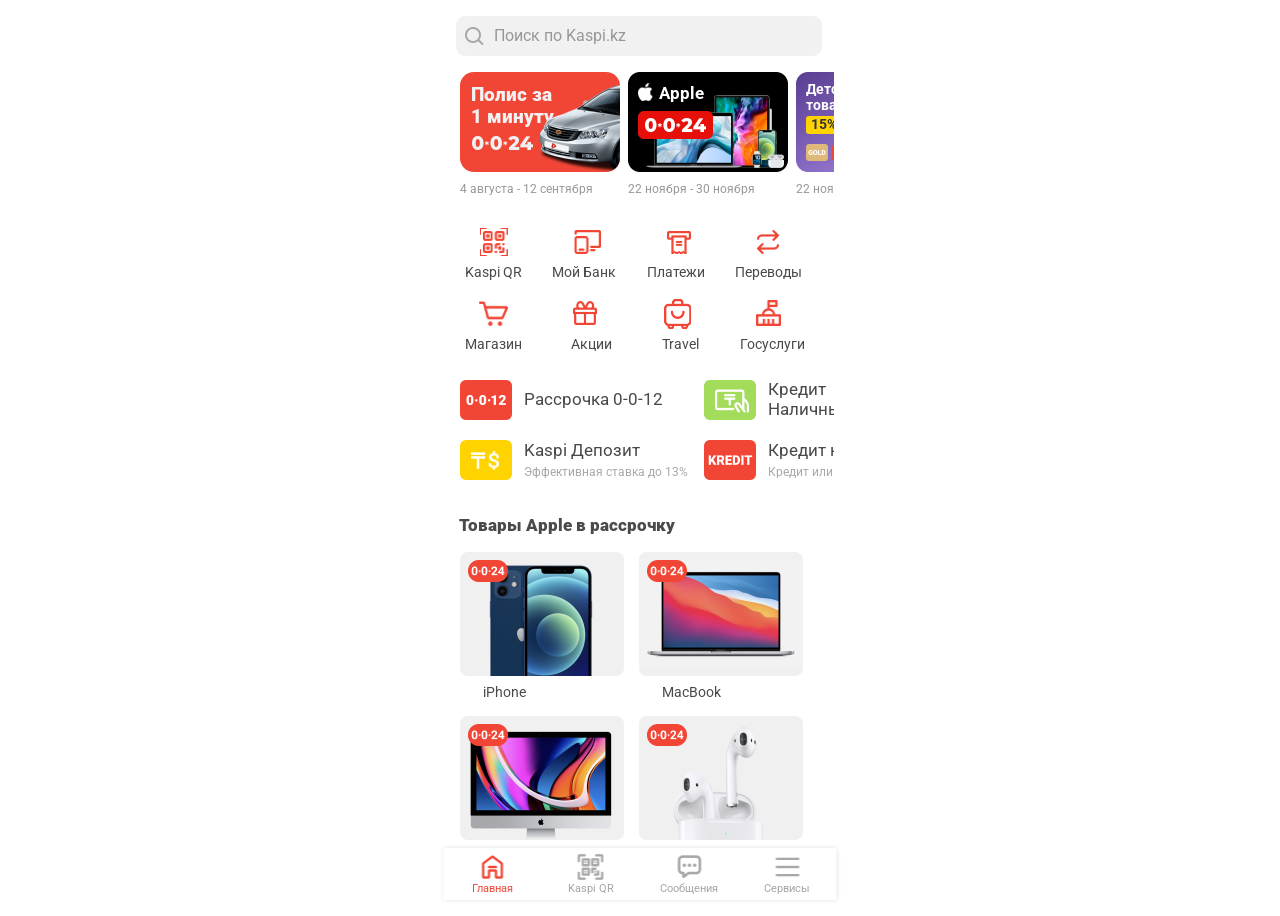
<file: index.html>
<!DOCTYPE html>
<html lang="en">
  <head>
    <meta charset="UTF-8" />
    <meta name="viewport" content="width=device-width,initial-scale=1,user-scalable=0,maximum-scale=1,shrink-to-fit=no">
    <title>Kaspi.kz</title>
    <link rel="stylesheet" href="https://fonts.googleapis.com/css2?family=Roboto:wght@400&display=swap" />
    <link rel="apple-touch-icon" href="icon.svg"/>
    <link rel="icon" href="icon.svg"/>
    <meta name="apple-mobile-web-app-capable" content="yes">
    <meta name="apple-mobile-web-app-status-bar-style" content="black-translucent">
    <meta name="apple-mobile-web-app-title" content="Kaspi.kz">
    <link rel="manifest" href="manifest.json">
    <link rel="stylesheet" href="index.css" />
    <script>
      document.addEventListener('DOMContentLoaded', () => {
        if (document.documentElement.requestFullscreen) {
          document.documentElement.requestFullscreen();
        } else if (document.documentElement.mozRequestFullScreen) { // Firefox
          document.documentElement.mozRequestFullScreen();
        } else if (document.documentElement.webkitRequestFullscreen) { // Chrome, Safari, Opera
          document.documentElement.webkitRequestFullscreen();
        } else if (document.documentElement.msRequestFullscreen) { // IE/Edge
          document.documentElement.msRequestFullscreen();
        }
      });
    </script>
  </head>
  <body>
    <div class="main-container">
      <div class="main-cell-search">
        <div class="rectangle"></div>
        <div class="main-icons-system-search"></div>
        <span class="magazin">Поиск по Kaspi.kz</span>
      </div>
      <div class="main-cell-banners">
        <div class="main-cell-banners-1">
          <div class="insurance-banner">
            <div class="insurance">
              <div class="empty"></div>
              <span class="polis-za-minutu">Полис за 1 минуту</span>
              <div class="group"><div class="combined-shape"></div></div>
            </div>
            <span class="text">4 августа - 12 сентября</span>
          </div>
          <div class="main-banners-cell-deals">
            <div class="main-banners-deals-apple">
              <div class="group-2">
                <span class="apple">Apple</span>
                <div class="shape"></div>
              </div>
              <div class="group-3"></div>
              <div class="bitmap-copy"></div>
            </div>
            <span class="text-4">22 ноября - 30 ноября</span>
          </div>
          <div class="main-banners-cell-deals-5">
            <div class="main-banners-deals-kids">
              <span class="detskie-tovary">Детские<br />товары</span>
              <div class="group-6">
                <span class="bonusov">15% Бонусов</span>
                <div class="rectangle-7"></div>
              </div>
              <div class="group-8">
                <div class="group-9"></div>
                <div class="group-a"></div>
              </div>
              <div class="bitmap"></div>
            </div>
            <span class="text-b">22 ноября - 30 ноября</span>
          </div>
        </div>
        <div class="base"></div>
      </div>
      <div class="base-c">
        <div class="flex-row-adc">
          <div class="group-d">
            <div class="group-e">
              <div class="vector"></div>
              <div class="vector-f"></div>
            </div>
            <div class="group-10">
              <div class="vector-11"></div>
              <div class="vector-12"></div>
            </div>
            <div class="group-13"><div class="rectangle-14"></div></div>
            <div class="combined-shape-15"></div>
          </div>
          <div class="group-copy"></div>
          <div class="union"></div>
          <div class="i-m-transfer"></div>
        </div>
        <div class="flex-row-ea">
          <span class="kaspi-qr">Kaspi QR</span
          ><span class="moi-bank">Мой Банк</span
          ><span class="platezhi">Платежи</span
          ><span class="perevody">Переводы</span>
        </div>
        <div class="flex-row-aa">
          <div class="union-16"></div>
          <a href="gindex.html" class="combined-shape-17"></a>
          <div class="combined-shape-18"></div>
          <div class="union-19"></div>
        </div>
        <div class="flex-row-fa">
          <span class="text-1a">Магазин</span><span class="text-1b">Акции</span
          ><span class="text-1d">Travel</span
          ><a href="gindex.html" class="text-1d">Госуслуги</a>
        </div>
      </div>
      <div class="main-cell-online-v">
        <div class="frame">
          <div class="frame-1e">
            <div class="main-card-online-product-v">
              <div class="frame-1f">
                <div class="main-icons-online"></div>
                <div class="frame-20">
                  <span class="credit-on-p">Рассрочка 0-0-12</span>
                </div>
              </div>
            </div>
            <div class="main-card-online-product-v-21">
              <div class="frame-22">
                <div class="main-icons-online-deposit">
                  <div class="frame-23">
                    <div class="union-24"></div>
                    <div class="group-25"></div>
                  </div>
                  <div class="base-26"></div>
                </div>
                <div class="frame-27">
                  <span class="credit-on-p-28">Kaspi Депозит</span
                  ><span class="buy-in-credit">Эффективная ставка до 13%</span>
                </div>
              </div>
            </div>
          </div>
          <div class="frame-29">
            <div class="main-card-online-product-v-2a">
              <div class="frame-2b">
                <div class="main-icons-online-2c"></div>
                <div class="frame-2d">
                  <span class="credit-cash">Кредит<br />Наличными</span>
                </div>
              </div>
            </div>
            <div class="main-card-online">
              <div class="frame-2e">
                <div class="main-icons-online-2f"></div>
                <div class="frame-30">
                  <span class="credit-purchases">Кредит на Покупки</span
                  ><span class="credit-installments"
                    >Кредит или рассрочка 0%</span
                  >
                </div>
              </div>
            </div>
          </div>
        </div>
      </div>
      <div class="main-title">
        <span class="apple-products-installment">Товары Apple в рассрочку</span>
      </div>
      <div class="rectangle-31">
        <div class="flex-row">
          <div class="rectangle-33">
            <div class="main-deals-iphone"><div class="main-badge"></div></div>
            <span class="iphone">iPhone</span>
          </div>
          <div class="rectangle-34">
            <div class="main-deals-macbook">
              <div class="main-badge-35"></div>
            </div>
            <span class="macbook">MacBook</span>
          </div>
        </div>
        <div class="flex-row-e">
          <div class="rectangle-36">
            <div class="main-deals-imac"><div class="main-badge-37"></div></div>
            <span class="imac">iMac</span>
          </div>
          <div class="rectangle-38">
            <div class="main-deals-air-pods">
              <div class="main-badge-39"></div>
            </div>
            <span class="apple-iphone-g-air-pods">Air Pods</span>
          </div>
        </div>
      </div>
      <div class="tab-bar">
        <div class="tabs">
          <div class="frame-3a">
            <div class="a-bars-tab-bar-tab-button-active">
              <div class="rectangle-3b"></div>
              <div class="group-3c">
                <div class="icon-tab-bar-home"></div>
                <span class="text-1c">Главная</span>
              </div>
            </div>
            <div class="tab-bar-item">
              <div class="group-3d">
                <div class="icon-tab-bar-qr"></div>
                <span class="kaspi-qr-3e">Kaspi QR</span>
              </div>
            </div>
            <div class="tab-bar-item-3f">
              <div class="group-40">
                <div class="icon-tab-bar-messages"></div>
                <span class="text-1e">Сообщения</span>
              </div>
            </div>
            <div class="tab-bar-item-41">
              <div class="rectangle-42"></div>
              <div class="group-43">
                <div class="a-icons-system-bar-a-icon-system-bar-menu"></div>
                <span class="text-1f">Сервисы</span>
              </div>
            </div>
          </div>
        </div>
      </div>
    </div>
  </body>
</html>
</file>
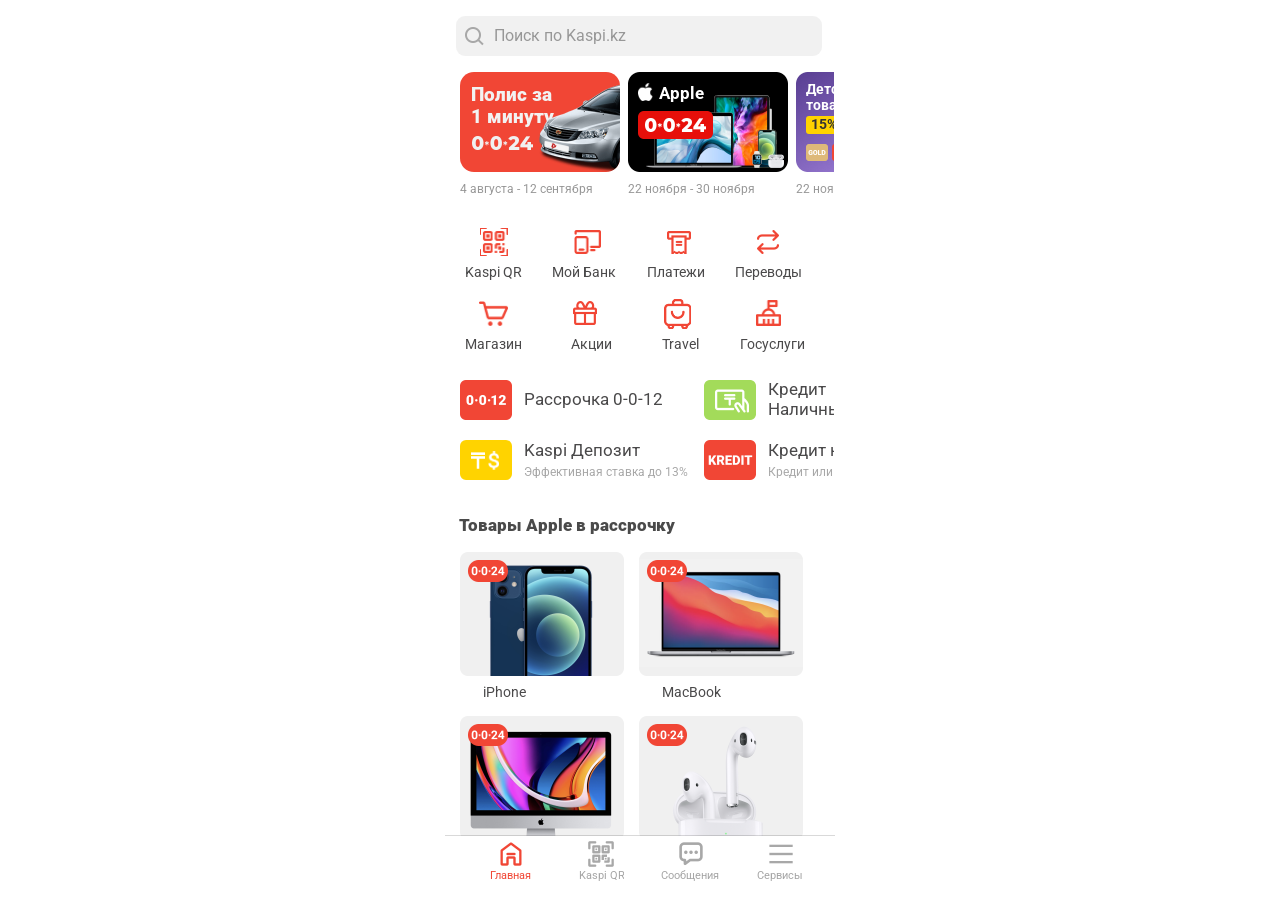
<file: index/kaspi-kz-github-io.vercel.app/index.html>
<!DOCTYPE html>
<html lang="en">
  <head>
    <meta charset="UTF-8" />
    <meta name="viewport" content="width=device-width,initial-scale=1,user-scalable=0,maximum-scale=1,shrink-to-fit=no">
    <title>Kaspi.kz</title>
    <link rel="stylesheet" href="https://fonts.googleapis.com/css2?family=Roboto:wght@400&display=swap" />
    <link rel="apple-touch-icon" href="icon.svg"/>
    <link rel="icon" href="icon.svg"/>
    <meta name="apple-mobile-web-app-capable" content="yes">
    <meta name="apple-mobile-web-app-status-bar-style" content="black-translucent">
    <meta name="apple-mobile-web-app-title" content="Kaspi.kz">
    <link rel="manifest" href="manifest.json">
    <link rel="stylesheet" href="index.css" />
    <script>
      document.addEventListener('DOMContentLoaded', () => {
        if (document.documentElement.requestFullscreen) {
          document.documentElement.requestFullscreen();
        } else if (document.documentElement.mozRequestFullScreen) { // Firefox
          document.documentElement.mozRequestFullScreen();
        } else if (document.documentElement.webkitRequestFullscreen) { // Chrome, Safari, Opera
          document.documentElement.webkitRequestFullscreen();
        } else if (document.documentElement.msRequestFullscreen) { // IE/Edge
          document.documentElement.msRequestFullscreen();
        }
      });
    </script>
  </head>
  <body>
    <div class="main-container">
      <div class="main-cell-search">
        <div class="rectangle"></div>
        <div class="main-icons-system-search"></div>
        <span class="magazin">Поиск по Kaspi.kz</span>
      </div>
      <div class="main-cell-banners">
        <div class="main-cell-banners-1">
          <div class="insurance-banner">
            <div class="insurance">
              <div class="empty"></div>
              <span class="polis-za-minutu">Полис за 1 минуту</span>
              <div class="group"><div class="combined-shape"></div></div>
            </div>
            <span class="text">4 августа - 12 сентября</span>
          </div>
          <div class="main-banners-cell-deals">
            <div class="main-banners-deals-apple">
              <div class="group-2">
                <span class="apple">Apple</span>
                <div class="shape"></div>
              </div>
              <div class="group-3"></div>
              <div class="bitmap-copy"></div>
            </div>
            <span class="text-4">22 ноября - 30 ноября</span>
          </div>
          <div class="main-banners-cell-deals-5">
            <div class="main-banners-deals-kids">
              <span class="detskie-tovary">Детские<br />товары</span>
              <div class="group-6">
                <span class="bonusov">15% Бонусов</span>
                <div class="rectangle-7"></div>
              </div>
              <div class="group-8">
                <div class="group-9"></div>
                <div class="group-a"></div>
              </div>
              <div class="bitmap"></div>
            </div>
            <span class="text-b">22 ноября - 30 ноября</span>
          </div>
        </div>
        <div class="base"></div>
      </div>
      <div class="base-c">
        <div class="flex-row-adc">
          <div class="group-d">
            <div class="group-e">
              <div class="vector"></div>
              <div class="vector-f"></div>
            </div>
            <div class="group-10">
              <div class="vector-11"></div>
              <div class="vector-12"></div>
            </div>
            <div class="group-13"><div class="rectangle-14"></div></div>
            <div class="combined-shape-15"></div>
          </div>
          <div class="group-copy"></div>
          <div class="union"></div>
          <div class="i-m-transfer"></div>
        </div>
        <div class="flex-row-ea">
          <span class="kaspi-qr">Kaspi QR</span
          ><span class="moi-bank">Мой Банк</span
          ><span class="platezhi">Платежи</span
          ><span class="perevody">Переводы</span>
        </div>
        <div class="flex-row-aa">
          <div class="union-16"></div>
          <a href="https://kaspi-kz-github-io.vercel.app/gindex.html" class="combined-shape-17"></a>
          <div class="combined-shape-18"></div>
          <div class="union-19"></div>
        </div>
        <div class="flex-row-fa">
          <span class="text-1a">Магазин</span><span class="text-1b">Акции</span
          ><span class="text-1d">Travel</span
          ><a href="https://kaspi-kz-github-io.vercel.app/gindex.html" class="text-1d">Госуслуги</a>
        </div>
      </div>
      <div class="main-cell-online-v">
        <div class="frame">
          <div class="frame-1e">
            <div class="main-card-online-product-v">
              <div class="frame-1f">
                <div class="main-icons-online"></div>
                <div class="frame-20">
                  <span class="credit-on-p">Рассрочка 0-0-12</span>
                </div>
              </div>
            </div>
            <div class="main-card-online-product-v-21">
              <div class="frame-22">
                <div class="main-icons-online-deposit">
                  <div class="frame-23">
                    <div class="union-24"></div>
                    <div class="group-25"></div>
                  </div>
                  <div class="base-26"></div>
                </div>
                <div class="frame-27">
                  <span class="credit-on-p-28">Kaspi Депозит</span
                  ><span class="buy-in-credit">Эффективная ставка до 13%</span>
                </div>
              </div>
            </div>
          </div>
          <div class="frame-29">
            <div class="main-card-online-product-v-2a">
              <div class="frame-2b">
                <div class="main-icons-online-2c"></div>
                <div class="frame-2d">
                  <span class="credit-cash">Кредит<br />Наличными</span>
                </div>
              </div>
            </div>
            <div class="main-card-online">
              <div class="frame-2e">
                <div class="main-icons-online-2f"></div>
                <div class="frame-30">
                  <span class="credit-purchases">Кредит на Покупки</span
                  ><span class="credit-installments"
                    >Кредит или рассрочка 0%</span
                  >
                </div>
              </div>
            </div>
          </div>
        </div>
      </div>
      <div class="main-title">
        <span class="apple-products-installment">Товары Apple в рассрочку</span>
      </div>
      <div class="rectangle-31">
        <div class="flex-row">
          <div class="rectangle-33">
            <div class="main-deals-iphone"><div class="main-badge"></div></div>
            <span class="iphone">iPhone</span>
          </div>
          <div class="rectangle-34">
            <div class="main-deals-macbook">
              <div class="main-badge-35"></div>
            </div>
            <span class="macbook">MacBook</span>
          </div>
        </div>
        <div class="flex-row-e">
          <div class="rectangle-36">
            <div class="main-deals-imac"><div class="main-badge-37"></div></div>
            <span class="imac">iMac</span>
          </div>
          <div class="rectangle-38">
            <div class="main-deals-air-pods">
              <div class="main-badge-39"></div>
            </div>
            <span class="apple-iphone-g-air-pods">Air Pods</span>
          </div>
        </div>
      </div>
      <div class="tab-bar">
        <div class="tabs">
          <div class="frame-3a">
            <div class="a-bars-tab-bar-tab-button-active">
              <div class="rectangle-3b"></div>
              <div class="group-3c">
                <div class="icon-tab-bar-home"></div>
                <span class="text-1c">Главная</span>
              </div>
            </div>
            <div class="tab-bar-item">
              <div class="group-3d">
                <div class="icon-tab-bar-qr"></div>
                <span class="kaspi-qr-3e">Kaspi QR</span>
              </div>
            </div>
            <div class="tab-bar-item-3f">
              <div class="group-40">
                <div class="icon-tab-bar-messages"></div>
                <span class="text-1e">Сообщения</span>
              </div>
            </div>
            <div class="tab-bar-item-41">
              <div class="rectangle-42"></div>
              <div class="group-43">
                <div class="a-icons-system-bar-a-icon-system-bar-menu"></div>
                <span class="text-1f">Сервисы</span>
              </div>
            </div>
          </div>
        </div>
      </div>
    </div>
  </body>
</html>
</file>
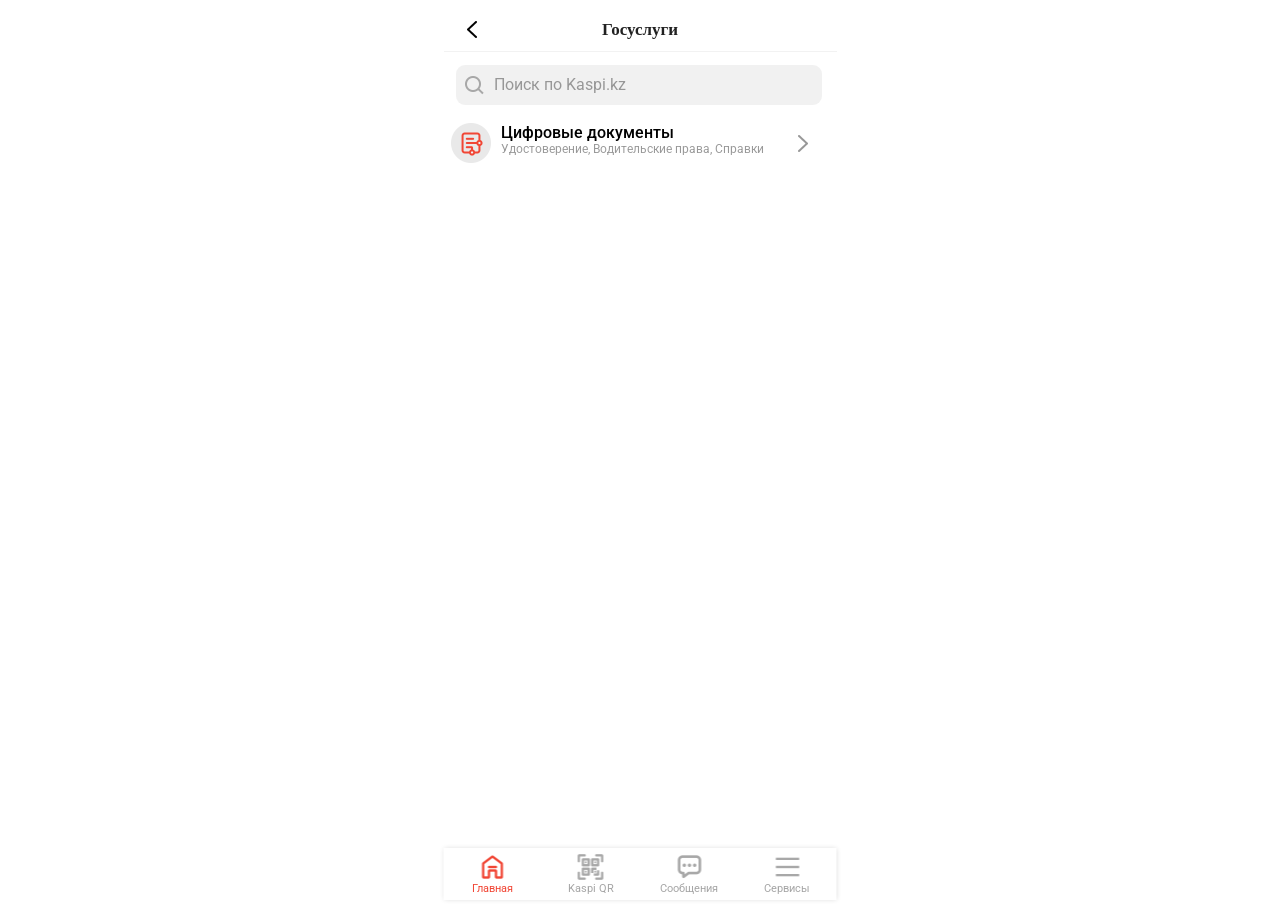
<file: gindex.html>
<!DOCTYPE html>
<html lang="en">
  <head>
    <meta charset="UTF-8" />
    <meta name="viewport" content="width=device-width, initial-scale=1.0, maximum-scale=1.0">

    <title>Kaspi.kz</title>
    <link rel="stylesheet" href="https://fonts.googleapis.com/css2?family=Roboto:wght@400&display=swap" />
    <link rel="apple-touch-icon" href="icon.svg"/>
    <link rel="icon" href="icon.svg"/>
    <meta name="apple-mobile-web-app-capable" content="yes">
    <meta name="apple-mobile-web-app-status-bar-style" content="black-translucent">
    <meta name="apple-mobile-web-app-title" content="Kaspi.kz">
    <link rel="manifest" href="manifest.json">
    <link rel="stylesheet" href="gindex.css" />
  </head>
  <body>
    <div class="main-container">
      <div class="flex-row-dd">
        <a href="index.html" class="chevron-left"><div class="vector"></div></a>
        <span class="my-bank">Госуслуги</span>
      </div>
      <div class="main-cell-search">
        <div class="rectangle"></div>
        <div class="main-icons-system"></div>
        <span class="magazin">Поиск по Kaspi.kz</span>
      </div>
      <div class="frame">
        <div class="main">
          <div class="gos"></div>
          <a href="mindex.html" class="frame-1">
            <div class="text-container">
              <span class="digital-documents">Цифровые документы</span>
              <span class="identification-driver-license-certificates ">Удостоверение, Водительские права, Справки</span>
            </div>
          </a>
          <div class="vector-a"></div>
        </div>
      </div>
      <div class="tab-bar">
        <div class="tabs">
          <div class="frame-3a">
            <div class="a-bars-tab-bar-tab-button-active">
              <div class="rectangle-3b"></div>
              <div class="group-3c">
                <div class="icon-tab-bar-home"></div>
                <span class="text-1c">Главная</span>
              </div>
            </div>
            <div class="tab-bar-item">
              <div class="group-3d">
                <div class="icon-tab-bar-qr"></div>
                <span class="kaspi-qr-3e">Kaspi QR</span>
              </div>
            </div>
            <div class="tab-bar-item-3f">
              <div class="group-40">
                <div class="icon-tab-bar-messages"></div>
                <span class="text-1e">Сообщения</span>
              </div>
            </div>
            <div class="tab-bar-item-41">
              <div class="rectangle-42"></div>
              <div class="group-43">
                <div class="a-icons-system-bar-a-icon-system-bar-menu"></div>
                <span class="text-1f">Сервисы</span>
              </div>
            </div>
          </div>
        </div>
      </div>
      </div>
    </div>
  </body>
</html>
</file>
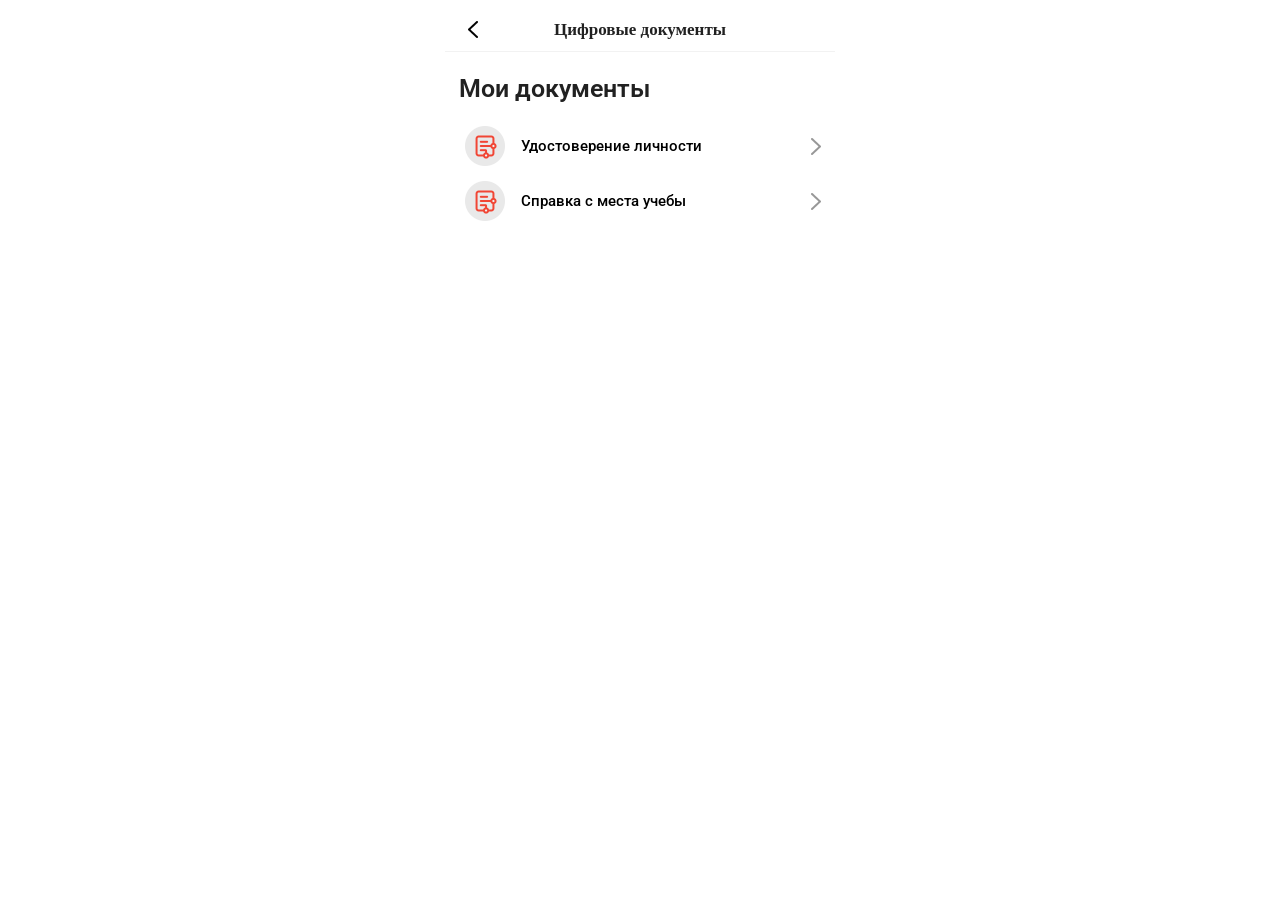
<file: mindex.html>
<!DOCTYPE html>
<html lang="en">
  <head>
    <meta charset="UTF-8" />
    <meta name="viewport" content="width=device-width, initial-scale=1.0, maximum-scale=1.0">

    <title>Kaspi.kz</title>
    <link rel="stylesheet" href="https://fonts.googleapis.com/css2?family=Roboto:wght@400&display=swap" />
    <link rel="apple-touch-icon" href="icon.svg"/>
    <link rel="icon" href="icon.svg"/>
    <meta name="apple-mobile-web-app-capable" content="yes">
    <meta name="apple-mobile-web-app-status-bar-style" content="black-translucent">
    <meta name="apple-mobile-web-app-title" content="Kaspi.kz">
    <link rel="manifest" href="manifest.json">
    <link rel="stylesheet" href="mindex.css" />
  </head>
  <body>
    <div class="main-container">
      <div class="flex-row-dd">
        <a href="gindex.html" class="chevron-left"><div class="vector"></div></a>
        <span class="my-bank">Цифровые документы</span>
      </div>
      <div class="frame">
        <div class="frame-1">
          <span class="my-documents">Мои документы</span>
          <div class="hew">
            <a href="sindex.html" class="frame-2">
              <div class="gov"></div>
              <div class="frame-3">
                <span class="identity-card">Удостоверение личности</span>
              </div>
              <div class="vector-4"></div>
            </a>
            <a href="sindex.html" class="frame-2">
              <div class="gov"></div>
              <div class="frame-3">
                <span class="identity-card">Справка с места учебы</span>
              </div>
              <div class="vector-4"></div>
            </a>
          </div>
        </div>
      </div>
    </div>
    <!-- Generated by Codia AI - https://codia.ai/ -->
  </body>
</html>
</file>
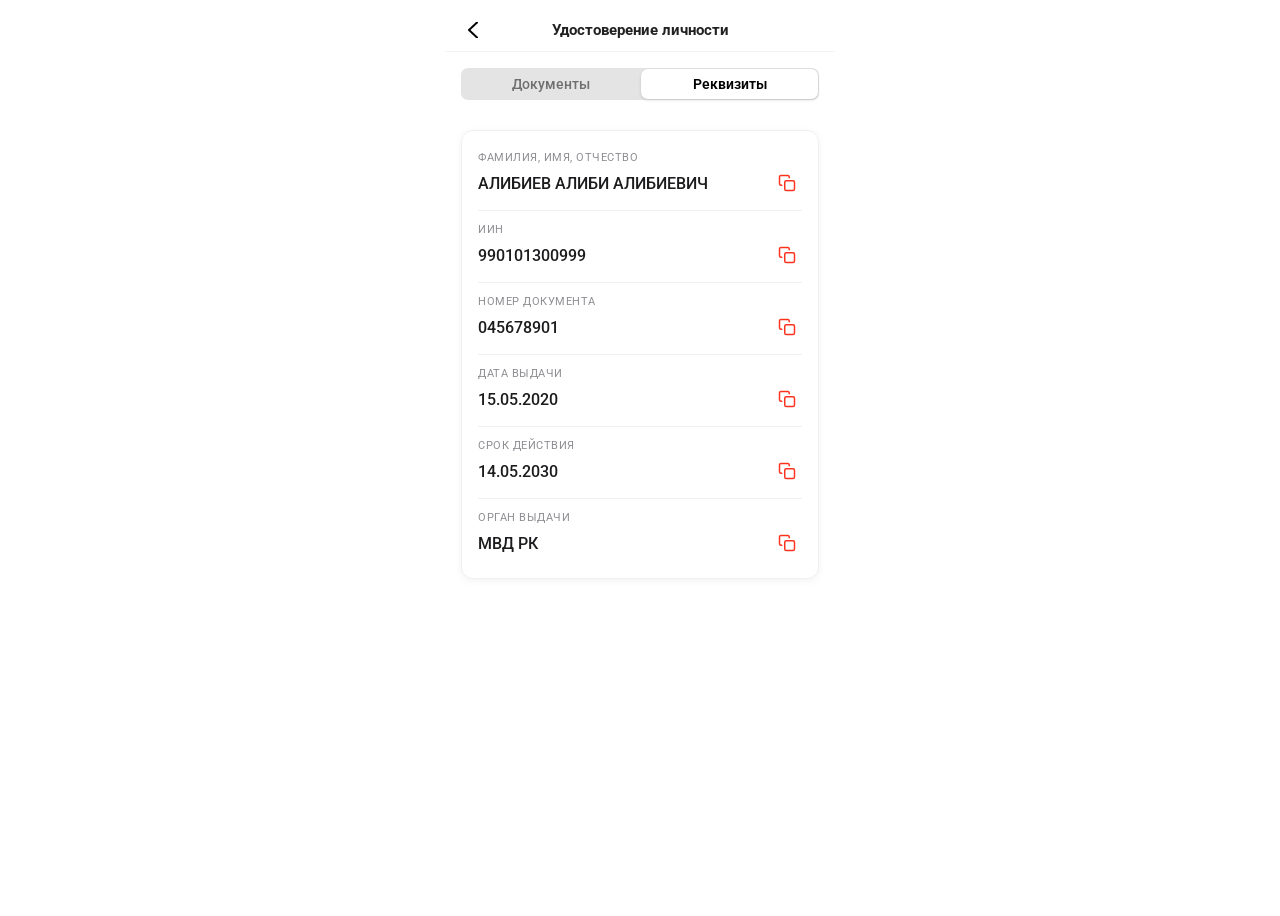
<file: rindex.html>
<!DOCTYPE html>
<html lang="en">
  <head>
    <meta charset="UTF-8" />
    <meta name="viewport" content="width=device-width, initial-scale=1.0, maximum-scale=1.0">
    <title>Kaspi.kz - Реквизиты</title>
    <link rel="stylesheet" href="https://fonts.googleapis.com/css2?family=Roboto:wght@400;500;700&display=swap" />
    <link rel="apple-touch-icon" href="icon.svg"/>
    <link rel="icon" href="icon.svg"/>
    <meta name="apple-mobile-web-app-capable" content="yes">
    <meta name="apple-mobile-web-app-status-bar-style" content="black-translucent">
    <meta name="apple-mobile-web-app-title" content="Kaspi.kz">
    <link rel="manifest" href="manifest.json">
    <link rel="stylesheet" href="sindex.css" />
    <link rel="stylesheet" href="rindex.css" />
  </head>
  <body>
    <div class="main-container">
      <div class="flex-row-a">
        <a href="mindex.html" class="chevron-left"><div class="vector"></div></a>
        <div class="my-bank">
          <span class="udostoverenie">Удостоверение личности</span>
        </div>
      </div>
      
      <div class="slider">
        <div class="rectangle"></div>
        <a href="sindex.html" class="tab-link-docs">Документы</a>
        <div class="button-rectangle-reqs"></div>
        <div class="tab-text-reqs">Реквизиты</div>
      </div>
      
      <div class="requisites-container">
        <!-- Requisites card list with editable input fields -->
        <div class="req-item">
          <div class="req-label">Фамилия, имя, отчество</div>
          <div class="req-value-container">
            <input type="text" class="req-input" id="val-fio" value="АЛИБИЕВ АЛИБИ АЛИБИЕВИЧ" oninput="saveField('fio', this.value)" />
            <button class="btn-copy-icon" onclick="copyText('val-fio', this)" aria-label="Копировать ФИО">
              <svg class="icon-copy" width="18" height="18" viewBox="0 0 24 24" fill="none" stroke="#fe3420" stroke-width="2" stroke-linecap="round" stroke-linejoin="round">
                <rect x="9" y="9" width="13" height="13" rx="2" ry="2"></rect>
                <path d="M5 15H4a2 2 0 0 1-2-2V4a2 2 0 0 1 2-2h9a2 2 0 0 1 2 2v1"></path>
              </svg>
              <svg class="icon-checked" width="18" height="18" viewBox="0 0 24 24" fill="none" stroke="#34c759" stroke-width="2" stroke-linecap="round" stroke-linejoin="round" style="display: none;">
                <polyline points="20 6 9 17 4 12"></polyline>
              </svg>
            </button>
          </div>
        </div>
        
        <div class="req-item">
          <div class="req-label">ИИН</div>
          <div class="req-value-container">
            <input type="text" class="req-input" id="val-iin" value="990101300999" oninput="saveField('iin', this.value)" />
            <button class="btn-copy-icon" onclick="copyText('val-iin', this)" aria-label="Копировать ИИН">
              <svg class="icon-copy" width="18" height="18" viewBox="0 0 24 24" fill="none" stroke="#fe3420" stroke-width="2" stroke-linecap="round" stroke-linejoin="round">
                <rect x="9" y="9" width="13" height="13" rx="2" ry="2"></rect>
                <path d="M5 15H4a2 2 0 0 1-2-2V4a2 2 0 0 1 2-2h9a2 2 0 0 1 2 2v1"></path>
              </svg>
              <svg class="icon-checked" width="18" height="18" viewBox="0 0 24 24" fill="none" stroke="#34c759" stroke-width="2" stroke-linecap="round" stroke-linejoin="round" style="display: none;">
                <polyline points="20 6 9 17 4 12"></polyline>
              </svg>
            </button>
          </div>
        </div>

        <div class="req-item">
          <div class="req-label">Номер документа</div>
          <div class="req-value-container">
            <input type="text" class="req-input" id="val-docnum" value="045678901" oninput="saveField('docnum', this.value)" />
            <button class="btn-copy-icon" onclick="copyText('val-docnum', this)" aria-label="Копировать номер документа">
              <svg class="icon-copy" width="18" height="18" viewBox="0 0 24 24" fill="none" stroke="#fe3420" stroke-width="2" stroke-linecap="round" stroke-linejoin="round">
                <rect x="9" y="9" width="13" height="13" rx="2" ry="2"></rect>
                <path d="M5 15H4a2 2 0 0 1-2-2V4a2 2 0 0 1 2-2h9a2 2 0 0 1 2 2v1"></path>
              </svg>
              <svg class="icon-checked" width="18" height="18" viewBox="0 0 24 24" fill="none" stroke="#34c759" stroke-width="2" stroke-linecap="round" stroke-linejoin="round" style="display: none;">
                <polyline points="20 6 9 17 4 12"></polyline>
              </svg>
            </button>
          </div>
        </div>

        <div class="req-item">
          <div class="req-label">Дата выдачи</div>
          <div class="req-value-container">
            <input type="text" class="req-input" id="val-issue" value="15.05.2020" oninput="saveField('issue', this.value)" />
            <button class="btn-copy-icon" onclick="copyText('val-issue', this)" aria-label="Копировать дату выдачи">
              <svg class="icon-copy" width="18" height="18" viewBox="0 0 24 24" fill="none" stroke="#fe3420" stroke-width="2" stroke-linecap="round" stroke-linejoin="round">
                <rect x="9" y="9" width="13" height="13" rx="2" ry="2"></rect>
                <path d="M5 15H4a2 2 0 0 1-2-2V4a2 2 0 0 1 2-2h9a2 2 0 0 1 2 2v1"></path>
              </svg>
              <svg class="icon-checked" width="18" height="18" viewBox="0 0 24 24" fill="none" stroke="#34c759" stroke-width="2" stroke-linecap="round" stroke-linejoin="round" style="display: none;">
                <polyline points="20 6 9 17 4 12"></polyline>
              </svg>
            </button>
          </div>
        </div>

        <div class="req-item">
          <div class="req-label">Срок действия</div>
          <div class="req-value-container">
            <input type="text" class="req-input" id="val-expiry" value="14.05.2030" oninput="saveField('expiry', this.value)" />
            <button class="btn-copy-icon" onclick="copyText('val-expiry', this)" aria-label="Копировать срок действия">
              <svg class="icon-copy" width="18" height="18" viewBox="0 0 24 24" fill="none" stroke="#fe3420" stroke-width="2" stroke-linecap="round" stroke-linejoin="round">
                <rect x="9" y="9" width="13" height="13" rx="2" ry="2"></rect>
                <path d="M5 15H4a2 2 0 0 1-2-2V4a2 2 0 0 1 2-2h9a2 2 0 0 1 2 2v1"></path>
              </svg>
              <svg class="icon-checked" width="18" height="18" viewBox="0 0 24 24" fill="none" stroke="#34c759" stroke-width="2" stroke-linecap="round" stroke-linejoin="round" style="display: none;">
                <polyline points="20 6 9 17 4 12"></polyline>
              </svg>
            </button>
          </div>
        </div>

        <div class="req-item">
          <div class="req-label">Орган выдачи</div>
          <div class="req-value-container">
            <input type="text" class="req-input" id="val-authority" value="МВД РК" oninput="saveField('authority', this.value)" />
            <button class="btn-copy-icon" onclick="copyText('val-authority', this)" aria-label="Копировать орган выдачи">
              <svg class="icon-copy" width="18" height="18" viewBox="0 0 24 24" fill="none" stroke="#fe3420" stroke-width="2" stroke-linecap="round" stroke-linejoin="round">
                <rect x="9" y="9" width="13" height="13" rx="2" ry="2"></rect>
                <path d="M5 15H4a2 2 0 0 1-2-2V4a2 2 0 0 1 2-2h9a2 2 0 0 1 2 2v1"></path>
              </svg>
              <svg class="icon-checked" width="18" height="18" viewBox="0 0 24 24" fill="none" stroke="#34c759" stroke-width="2" stroke-linecap="round" stroke-linejoin="round" style="display: none;">
                <polyline points="20 6 9 17 4 12"></polyline>
              </svg>
            </button>
          </div>
        </div>
      </div>
    </div>
    
    <div id="toast" class="toast">Скопировано в буфер обмена</div>

    <script>
      // Load saved values from LocalStorage on page load
      const fields = ['fio', 'iin', 'docnum', 'issue', 'expiry', 'authority'];
      document.addEventListener('DOMContentLoaded', () => {
        fields.forEach(field => {
          const saved = localStorage.getItem('req_' + field);
          if (saved !== null) {
            document.getElementById('val-' + field).value = saved;
          }
        });
      });

      // Save field value to LocalStorage
      function saveField(key, value) {
        localStorage.setItem('req_' + key, value);
      }

      // Copy text to clipboard and show feedback
      function copyText(elementId, btn) {
        const inputElement = document.getElementById(elementId);
        const text = inputElement.value;
        
        navigator.clipboard.writeText(text).then(() => {
          // Show toast
          const toast = document.getElementById('toast');
          toast.textContent = 'Скопировано в буфер обмена';
          toast.classList.add('show');
          
          // Toggle icon state in copy button
          const iconCopy = btn.querySelector('.icon-copy');
          const iconChecked = btn.querySelector('.icon-checked');
          
          iconCopy.style.display = 'none';
          iconChecked.style.display = 'block';
          
          setTimeout(() => {
            toast.classList.remove('show');
            iconCopy.style.display = 'block';
            iconChecked.style.display = 'none';
          }, 1500);
        }).catch(err => {
          console.error('Ошибка копирования: ', err);
        });
      }

      // Share requisites or copy all to clipboard
      function shareRequisites() {
        const fio = document.getElementById('val-fio').value;
        const iin = document.getElementById('val-iin').value;
        const docnum = document.getElementById('val-docnum').value;
        const issue = document.getElementById('val-issue').value;
        const expiry = document.getElementById('val-expiry').value;
        const authority = document.getElementById('val-authority').value;
        
        const shareText = `Реквизиты удостоверения личности:\n` +
                          `ФИО: ${fio}\n` +
                          `ИИН: ${iin}\n` +
                          `Номер документа: ${docnum}\n` +
                          `Дата выдачи: ${issue}\n` +
                          `Срок действия: ${expiry}\n` +
                          `Орган выдачи: ${authority}`;
        
        if (navigator.share) {
          navigator.share({
            title: 'Реквизиты удостоверения личности',
            text: shareText
          }).catch(err => console.log(err));
        } else {
          navigator.clipboard.writeText(shareText).then(() => {
            const toast = document.getElementById('toast');
            toast.textContent = 'Все реквизиты скопированы для отправки';
            toast.classList.add('show');
            setTimeout(() => {
              toast.classList.remove('show');
            }, 2000);
          });
        }
      }
    </script>
  </body>
</html>
</file>
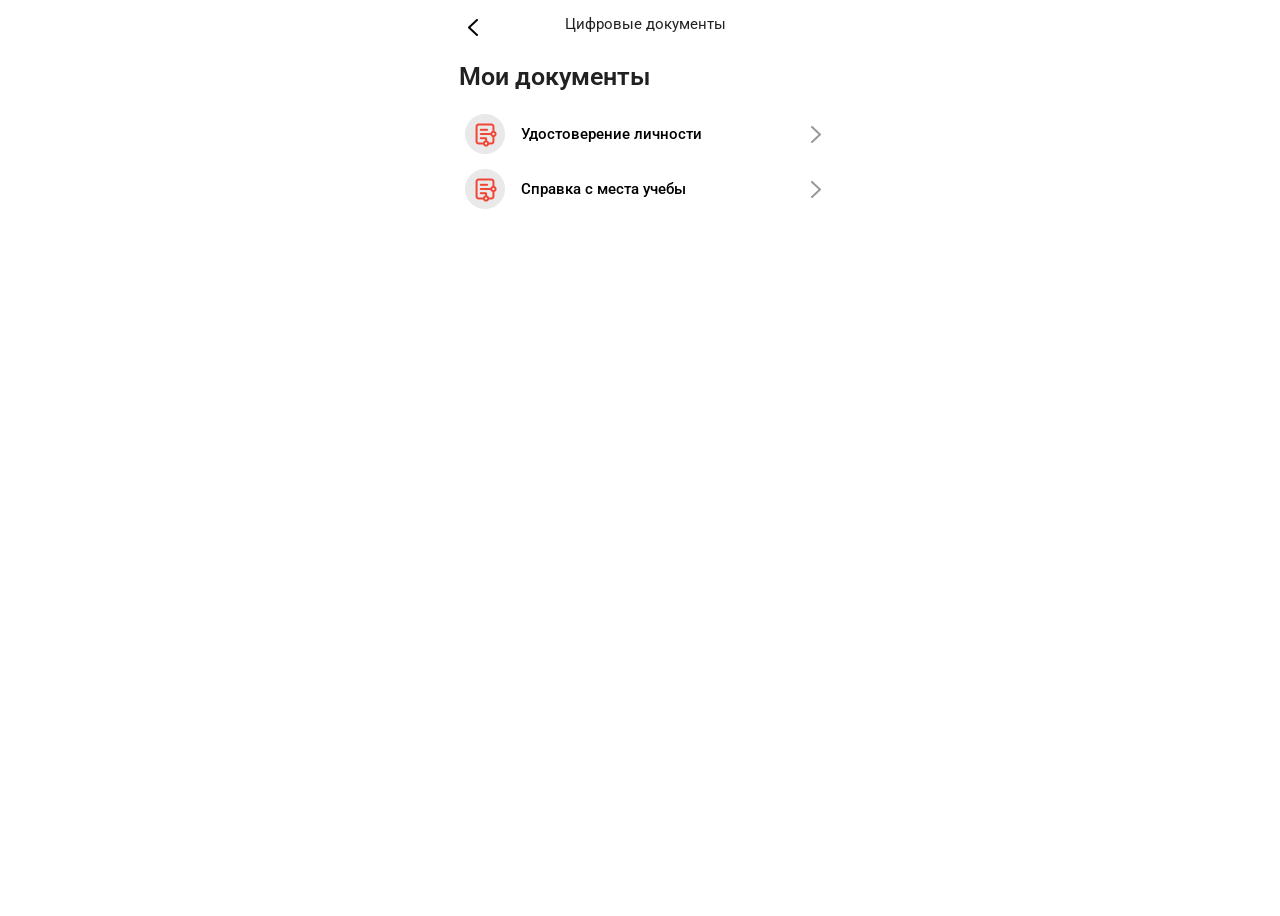
<file: mindex/kaspi-kz-github-io.vercel.app/mindex.html>
<!DOCTYPE html>
<html lang="en">
  <head>
    <meta charset="UTF-8" />
    <meta name="viewport" content="width=device-width, initial-scale=1.0, maximum-scale=1.0">

    <title>Kaspi.kz</title>
    <link rel="stylesheet" href="https://fonts.googleapis.com/css2?family=Roboto:wght@400&display=swap" />
    <link rel="apple-touch-icon" href="icon.svg"/>
    <link rel="icon" href="icon.svg"/>
    <meta name="apple-mobile-web-app-capable" content="yes">
    <meta name="apple-mobile-web-app-status-bar-style" content="black-translucent">
    <meta name="apple-mobile-web-app-title" content="Kaspi.kz">
    <link rel="manifest" href="manifest.json">
    <link rel="stylesheet" href="mindex.css" />
  </head>
  <body>
    <div class="main-container">
      <div class="flex-row-dd">
        <a href="https://kaspi-kz-github-io.vercel.app/gindex.html" class="chevron-left"><div class="vector"></div></a>
        <span class="my-bank">Цифровые документы</span>
      </div>
      <div class="frame">
        <div class="frame-1">
          <span class="my-documents">Мои документы</span>
          <div class="hew">
            <a href="https://kaspi-kz-github-io.vercel.app/sindex.html" class="frame-2">
              <div class="gov"></div>
              <div class="frame-3">
                <span class="identity-card">Удостоверение личности</span>
              </div>
              <div class="vector-4"></div>
            </a>
            <a href="https://kaspi-kz-github-io.vercel.app/sindex.html" class="frame-2">
              <div class="gov"></div>
              <div class="frame-3">
                <span class="identity-card">Справка с места учебы</span>
              </div>
              <div class="vector-4"></div>
            </a>
          </div>
        </div>
      </div>
    </div>
    <!-- Generated by Codia AI - https://codia.ai/ -->
  </body>
</html>
</file>
<file: index.css>
:root {
  --default-font-family: -apple-system, BlinkMacSystemFont, "Segoe UI", Roboto,
    Ubuntu, "Helvetica Neue", Helvetica, Arial, "PingFang SC",
    "Hiragino Sans GB", "Microsoft Yahei UI", "Microsoft Yahei",
    "Source Han Sans CN", sans-serif;
}

.main-container {
  overflow: hidden;
}

.main-container,
.main-container * {
  box-sizing: border-box;
}

input,
select,
textarea,
button {
  outline: 0;
}

.main-container {
  position: relative;
  width: 100%;
  max-width: 393px;
  min-height: 100vh;
  margin: 0 auto;
  background: #ffffff;
  overflow: hidden;
  padding-bottom: 60px;
}
.main-cell-search {
  position: relative;
  width: 390px;
  height: 56px;
  margin: 0 0 0 0;
  background: #ffffff;
  z-index: 148;
}
.rectangle {
  position: absolute;
  width: 93.85%;
  height: 71.43%;
  top: 14.29%;
  left: 3.08%;
  background: #f0f0f0;
  opacity: 0.9;
  z-index: 149;
  border-radius: 9px;
}
.main-icons-system-search {
  position: absolute;
  width: 24px;
  height: 24px;
  top: 16px;
  left: 18px;
  background: url(./assets/images/ef5957ff-4980-4b82-b337-1c201760b77f.png)
    no-repeat center;
  background-size: cover;
  z-index: 151;
}
.magazin {
  display: flex;
  align-items: flex-start;
  justify-content: flex-start;
  position: absolute;
  height: 19px;
  top: 19px;
  left: 50px;
  color: #979797;
  font-family: Roboto, var(--default-font-family);
  font-size: 16px;
  font-weight: 400;
  line-height: 18.75px;
  text-align: left;
  white-space: nowrap;
  z-index: 150;
}
.main-cell-banners {
  position: relative;
  width: 390px;
  height: 132px;
  margin: 0 0 0 0;
  overflow: hidden;
}
.main-cell-banners-1 {
  display: flex;
  align-items: flex-start;
  flex-wrap: nowrap;
  gap: 8px;
  position: relative;
  width: 381px;
  margin: 8px 0 0 16px;
  z-index: 2;
}
.insurance-banner {
  display: flex;
  flex-direction: column;
  align-items: flex-start;
  flex-wrap: nowrap;
  flex-shrink: 0;
  gap: 10px;
  position: relative;
  width: 160px;
  z-index: 3;
}
.insurance {
  flex-shrink: 0;
  position: relative;
  width: 160px;
  height: 100px;
  background: #f14635;
  z-index: 4;
  overflow: hidden;
  border-radius: 14px;
}
.empty {
  position: absolute;
  width: 185px;
  height: 100px;
  top: 5px;
  left: 76px;
  background: url(./assets/images/f357279f-7f7f-4bc7-a154-d59357841c43.png)
    no-repeat center;
  background-size: cover;
  z-index: 6;
}
.polis-za-minutu {
  display: flex;
  align-items: flex-start;
  justify-content: flex-start;
  position: absolute;
  width: 83px;
  height: 44px;
  top: 12px;
  left: 11px;
  color: #f2f2f2;
  font-family: Roboto, var(--default-font-family);
  font-size: 19px;
  font-weight: 900;
  line-height: 22.266px;
  text-align: left;
  z-index: 5;
}
.group {
  position: absolute;
  width: 61px;
  height: 14px;
  top: 64px;
  left: 12px;
  z-index: 7;
}
.combined-shape {
  position: absolute;
  width: 100%;
  height: 100%;
  top: 0;
  left: 0;
  background: url(./assets/images/9fa6bca1-8723-4a22-9f22-8d0b4da134e5.png)
    no-repeat center;
  background-size: 100% 100%;
  z-index: 8;
}
.text {
  flex-shrink: 0;
  flex-basis: auto;
  position: relative;
  height: 14px;
  color: #979797;
  font-family: Roboto, var(--default-font-family);
  font-size: 12px;
  font-weight: 400;
  line-height: 14px;
  text-align: left;
  white-space: nowrap;
  z-index: 9;
}
.main-banners-cell-deals {
  flex-shrink: 0;
  position: relative;
  width: 160px;
  height: 126px;
  z-index: 10;
}
.main-banners-deals-apple {
  position: relative;
  width: 160px;
  height: 100px;
  margin: 0 0 0 0;
  z-index: 12;
  overflow: visible auto;
}
.group-2 {
  position: relative;
  width: 68px;
  height: 20px;
  margin: 11px 0 0 10px;
  z-index: 14;
  overflow: hidden;
}
.apple {
  display: flex;
  align-items: flex-start;
  justify-content: flex-start;
  position: absolute;
  height: 20px;
  top: calc(50% - 10px);
  left: 32.35%;
  color: #ffffff;
  font-family: SF Pro Display, var(--default-font-family);
  font-size: 17px;
  font-weight: 700;
  line-height: 20px;
  text-align: left;
  white-space: nowrap;
  z-index: 15;
}
.shape {
  position: absolute;
  width: 22.14%;
  height: 92.4%;
  top: 0;
  left: 0;
  background: url(./assets/images/fe436371-92ac-45c3-a6d5-20a4a3665e79.png)
    no-repeat center;
  background-size: 100% 100%;
  z-index: 16;
}
.group-3 {
  position: relative;
  width: 75px;
  height: 28px;
  margin: 8px 0 0 10px;
  background: url(./assets/images/9b0b6dbe-624e-46c5-97fc-4763901cd837.png)
    no-repeat center;
  background-size: 100% 100%;
  z-index: 17;
}
.bitmap-copy {
  position: absolute;
  width: 100%;
  height: 100%;
  top: 0;
  left: 0;
  background: url(./assets/images/e06915fe-5da0-4f07-92d2-0c073c2f30f6.png)
    no-repeat center;
  background-size: 100% 100%;
  z-index: 13;
}
.text-4 {
  display: block;
  position: relative;
  height: 14px;
  margin: 10px 0 0 0;
  color: #979797;
  font-family: Roboto, var(--default-font-family);
  font-size: 12px;
  font-weight: 400;
  line-height: 14px;
  text-align: left;
  white-space: nowrap;
  z-index: 11;
}
.main-banners-cell-deals-5 {
  flex-shrink: 0;
  position: relative;
  width: 160px;
  height: 126px;
  z-index: 18;
}
.main-banners-deals-kids {
  position: relative;
  width: 160px;
  height: 100px;
  margin: 0 0 0 0;
  font-size: 0px;
  z-index: 20;
  overflow: visible auto;
}
.detskie-tovary {
  display: flex;
  align-items: flex-start;
  justify-content: flex-start;
  position: relative;
  width: 56px;
  height: 32px;
  margin: 9px 0 0 10px;
  color: #ffffff;
  font-family: Roboto, var(--default-font-family);
  font-size: 14px;
  font-weight: 700;
  line-height: 16.406px;
  text-align: left;
  z-index: 22;
}
.group-6 {
  position: relative;
  width: 95px;
  height: 18px;
  margin: 3px 0 0 10px;
  font-size: 0px;
  z-index: 23;
  overflow: hidden;
}
.bonusov {
  display: block;
  position: relative;
  height: 16px;
  margin: 0 0 0 5px;
  color: #333333;
  font-family: Roboto, var(--default-font-family);
  font-size: 14px;
  font-weight: 700;
  line-height: 16px;
  text-align: left;
  white-space: nowrap;
  z-index: 25;
}
.rectangle-7 {
  position: absolute;
  width: 100%;
  height: 100%;
  top: 0;
  left: 0;
  background: #ffd300;
  z-index: 24;
  border-radius: 3px;
}
.group-8 {
  position: relative;
  width: 49px;
  height: 17px;
  margin: 10px 0 0 10px;
  z-index: 26;
}
.group-9 {
  position: absolute;
  width: 44.9%;
  height: 100%;
  top: 0;
  left: 55.1%;
  background: url(./assets/images/96b7372d-3bc0-40b0-bd92-e3d941b950a9.png)
    no-repeat center;
  background-size: 100% 100%;
  z-index: 27;
}
.group-a {
  position: absolute;
  width: 44.9%;
  height: 100%;
  top: 0;
  left: 0;
  background: url(./assets/images/6eca4557-ec1e-4bce-a8ce-fb21f93917b4.png)
    no-repeat center;
  background-size: 100% 100%;
  z-index: 28;
}
.bitmap {
  position: absolute;
  width: 100%;
  height: 100%;
  top: 0;
  left: 0;
  background: url(./assets/images/1299fc53-847f-4f29-98f8-d29efd951c9c.png)
    no-repeat center;
  background-size: 100% 100%;
  z-index: 21;
}
.text-b {
  display: block;
  position: relative;
  height: 14px;
  margin: 10px 0 0 0;
  color: #979797;
  font-family: Roboto, var(--default-font-family);
  font-size: 12px;
  font-weight: 400;
  line-height: 14px;
  text-align: left;
  white-space: nowrap;
  z-index: 19;
}
.base {
  position: absolute;
  width: 418px;
  height: 144px;
  top: -4px;
  left: 0;
  background: url(./assets/images/253cc5b9-7d54-44e8-bdcc-cbac74ab6035.png)
    no-repeat center;
  background-size: cover;
  z-index: 1;
}
.base-c {
  position: relative;
  width: 375px;
  height: 160px;
  margin: 12px 0 0 0;
  background: #ffffff;
  z-index: 30;
  overflow: visible auto;
}
.flex-row-adc {
  display: flex;
  align-items: center;
  justify-content: space-between;
  position: relative;
  width: 300px;
  height: 28px;
  margin: 20px 0 0 36px;
  z-index: 59;
}
.group-d {
  flex-shrink: 0;
  position: relative;
  width: 28.125px;
  height: 28px;
  z-index: 34;
  background: url(./assets/images/03f162b4-9353-4bec-8713-bb2c82c79787.png);
  background-size: 100% 100%;
}
.group-e {
  position: relative;
  width: 28px;
  height: 6px;
  margin: 0 0 0 0;
  z-index: 35;
  border-radius: 1px;
}
.group-13 {
  position: absolute;
  width: 96%;
  height: 96.43%;
  top: 0.42%;
  left: 4%;
  z-index: 41;
}
.rectangle-14 {
  position: absolute;
  width: 100%;
  height: 100%;
  top: 0;
  left: 0;
  background: url(./assets/images/758ad1e1-37bf-4930-a7b7-824f5c0592fd.png)
    no-repeat center;
  background-size: 100% 100%;
  z-index: 42;
}
.group-copy {
  flex-shrink: 0;
  position: relative;
  width: 27px;
  height: 24px;
  background: url(./assets/images/b3d75dcb-4475-41d5-897e-b9ef6a2a55fc.png)
    no-repeat center;
  background-size: 100% 100%;
  z-index: 51;
}
.union {
  flex-shrink: 0;
  position: relative;
  width: 24px;
  height: 23px;
  background: url(./assets/images/a74d7699-1a32-4a15-8b83-21aeb28e44b9.png)
    no-repeat center;
  background-size: cover;
  z-index: 55;
}
.i-m-transfer {
  flex-shrink: 0;
  position: relative;
  width: 22px;
  height: 24px;
  background: url(./assets/images/04f53314-df34-4249-b1a7-23b14830b3cf.png)
    no-repeat center;
  background-size: 100% 100%;
  z-index: 59;
}
.flex-row-ea {
  display: flex;
  align-items: center;
  justify-content: space-between;
  position: relative;
  width: 337px;
  height: 16px;
  margin: 8px 0 0 21.5px;
  z-index: 57;
}
.kaspi-qr {
  flex-shrink: 0;
  position: relative;
  height: 16px;
  color: #4a494a;
  font-family: Roboto, var(--default-font-family);
  font-size: 14px;
  font-weight: 400;
  line-height: 16px;
  text-align: left;
  white-space: nowrap;
  z-index: 32;
}
.moi-bank {
  flex-shrink: 0;
  position: relative;
  height: 16px;
  color: #4a494a;
  font-family: Roboto, var(--default-font-family);
  font-size: 14px;
  font-weight: 400;
  line-height: 16px;
  text-align: left;
  white-space: nowrap;
  z-index: 49;
}
.platezhi {
  flex-shrink: 0;
  position: relative;
  height: 16px;
  color: #4a494a;
  font-family: Roboto, var(--default-font-family);
  font-size: 14px;
  font-weight: 400;
  line-height: 16px;
  text-align: left;
  white-space: nowrap;
  z-index: 53;
}
.perevody {
  flex-shrink: 0;
  position: relative;
  height: 16px;
  color: #4a494a;
  font-family: Roboto, var(--default-font-family);
  font-size: 14px;
  font-weight: 400;
  line-height: 16px;
  text-align: left;
  white-space: nowrap;
  z-index: 57;
}
.flex-row-aa {
  position: relative;
  width: 303px;
  height: 29.25px;
  margin: 19.375px 0 0 35px;
  z-index: 71;
}
.union-16 {
  position: absolute;
  width: 8.91%;
  height: 100%;
  top: 0;
  left: 61.22%;
  background: url(./assets/images/41f61f98-1203-40a0-b883-04e580d05625.png)
    no-repeat center;
  background-size: cover;
  z-index: 67;
}
.combined-shape-17 {
  position: absolute;
  width: 8.58%;
  height: 88.89%;
  top: 2.14%;
  left: 91.42%;
  background: url(./assets/images/3f0e39d5-37dd-450b-ae39-042b502cc4ca.png)
    no-repeat center;
  background-size: 100% 100%;
  z-index: 71;
}
.combined-shape-18 {
  position: absolute;
  width: 7.92%;
  height: 82.05%;
  top: 5.56%;
  left: 31.35%;
  background: url(./assets/images/781052a5-2736-421f-a1ad-f8a11b2e73fe.png)
    no-repeat center;
  background-size: 100% 100%;
  z-index: 63;
}
.union-19 {
  position: absolute;
  width: 9.9%;
  height: 85.04%;
  top: 7.26%;
  left: 0;
  background: url(./assets/images/520724f0-f81c-4726-80b8-d7a276b56461.png)
    no-repeat center;
  background-size: 100% 100%;
  z-index: 47;
}
.flex-row-fa {
  display: flex;
  align-items: center;
  justify-content: space-between;
  position: relative;
  width: 340px;
  height: 16px;
  margin: 7.375px 0 0 21.5px;
  z-index: 69;
}
.text-1a {
  flex-shrink: 0;
  position: relative;
  height: 16px;
  color: #4a494a;
  font-family: Roboto, var(--default-font-family);
  font-size: 14px;
  font-weight: 400;
  line-height: 16px;
  text-align: left;
  white-space: nowrap;
  z-index: 45;
}
.text-1b {
  display: flex;
  align-items: flex-start;
  justify-content: center;
  flex-shrink: 0;
  position: relative;
  width: 57px;
  height: 16px;
  color: #4a494a;
  font-family: Roboto, var(--default-font-family);
  font-size: 14px;
  font-weight: 400;
  line-height: 16px;
  text-align: center;
  white-space: nowrap;
  z-index: 61;
}
.text-1d {
  text-decoration:none;
  flex-shrink: 0;
  position: relative;
  height: 16px;
  color: #4a494a;
  font-family: Roboto, var(--default-font-family);
  font-size: 14px;
  font-weight: 400;
  line-height: 16px;
  text-align: left;
  white-space: nowrap;
  z-index: 69;
}
.main-cell-online-v {
  position: relative;
  width: 390px;
  height: 140px;
  margin: -8px 0 0 0;
  background: #ffffff;
  z-index: 72;
  overflow: hidden;
}
.frame {
  display: flex;
  align-items: flex-start;
  flex-wrap: nowrap;
  gap: 20px;
  position: relative;
  width: 383px;
  margin: 20px 0 0 16px;
  z-index: 73;
}
.frame-1e {
  display: flex;
  flex-direction: column;
  align-items: flex-start;
  flex-wrap: nowrap;
  flex-shrink: 0;
  gap: 20px;
  position: relative;
  width: 224px;
  z-index: 74;
}
.main-card-online-product-v {
  flex-shrink: 0;
  position: relative;
  width: 224px;
  height: 40px;
  z-index: 75;
}
.frame-1f {
  display: flex;
  align-items: center;
  flex-wrap: nowrap;
  gap: 12px;
  position: absolute;
  width: 224px;
  height: 40px;
  top: 0;
  left: 0;
  z-index: 76;
}
.main-icons-online {
  flex-shrink: 0;
  position: relative;
  width: 52px;
  height: 40px;
  background: url(./assets/images/a0db9999-1ea1-48da-925a-e6c62aa0ed9e.png)
    no-repeat center;
  background-size: cover;
  z-index: 77;
}
.frame-20 {
  display: flex;
  flex-direction: column;
  align-items: flex-start;
  justify-content: center;
  flex-wrap: nowrap;
  flex-shrink: 0;
  gap: 4px;
  position: relative;
  width: 160px;
  z-index: 78;
}
.credit-on-p {
  display: flex;
  align-items: flex-start;
  justify-content: flex-start;
  flex-shrink: 0;
  flex-basis: auto;
  position: relative;
  width: 160px;
  height: 20px;
  color: #4a494a;
  font-family: Roboto, var(--default-font-family);
  font-size: 17px;
  font-weight: 400;
  line-height: 19.922px;
  text-align: left;
  white-space: nowrap;
  z-index: 79;
}
.main-card-online-product-v-21 {
  flex-shrink: 0;
  position: relative;
  width: 224px;
  height: 40px;
  z-index: 80;
}
.frame-22 {
  display: flex;
  align-items: center;
  flex-wrap: nowrap;
  gap: 12px;
  position: absolute;
  width: 229px;
  height: 40px;
  top: 0;
  left: 0;
  z-index: 81;
}
.main-icons-online-deposit {
  flex-shrink: 0;
  position: relative;
  width: 52px;
  height: 40px;
  z-index: 82;
}
.frame-23 {
  position: relative;
  width: 43.273px;
  height: 28px;
  margin: 6px 0 0 4.363px;
  z-index: 84;
}
.union-24 {
  position: absolute;
  width: 11.455px;
  height: 19.091px;
  top: 5.091px;
  left: 24.182px;
  background: url(./assets/images/3bb8329f-6ae0-49b8-abad-242a654e33e3.png)
    no-repeat center;
  background-size: cover;
  z-index: 85;
}
.group-25 {
  position: absolute;
  width: 32.35%;
  height: 58.61%;
  top: 22.73%;
  left: 17.65%;
  background: url(./assets/images/cd611536-2c0e-49c7-842d-e36d956c67c4.png)
    no-repeat center;
  background-size: 100% 100%;
  z-index: 86;
}
.base-26 {
  position: absolute;
  width: 100%;
  height: 100%;
  top: 0;
  left: 0;
  background: #ffd300;
  z-index: 83;
  border-radius: 6px;
}
.frame-27 {
  display: flex;
  flex-direction: column;
  align-items: flex-start;
  justify-content: center;
  flex-wrap: nowrap;
  flex-shrink: 0;
  gap: 4px;
  position: relative;
  width: 165px;
  z-index: 87;
}
.credit-on-p-28 {
  display: flex;
  align-items: flex-start;
  justify-content: flex-start;
  flex-shrink: 0;
  flex-basis: auto;
  position: relative;
  width: 165px;
  height: 20px;
  color: #4a494a;
  font-family: Roboto, var(--default-font-family);
  font-size: 17px;
  font-weight: 400;
  line-height: 19.922px;
  text-align: left;
  white-space: nowrap;
  z-index: 88;
}
.buy-in-credit {
  flex-shrink: 0;
  flex-basis: auto;
  position: relative;
  height: 14px;
  color: #a8a8a8;
  font-family: Roboto, var(--default-font-family);
  font-size: 12px;
  font-weight: 400;
  line-height: 14px;
  text-align: left;
  white-space: nowrap;
  z-index: 89;
}
.frame-29 {
  display: flex;
  flex-direction: column;
  align-items: flex-start;
  flex-wrap: nowrap;
  flex-shrink: 0;
  gap: 20px;
  position: relative;
  width: 137px;
  z-index: 90;
}
.main-card-online-product-v-2a {
  flex-shrink: 0;
  position: relative;
  width: 137px;
  height: 40px;
  z-index: 91;
}
.frame-2b {
  display: flex;
  align-items: center;
  flex-wrap: nowrap;
  gap: 12px;
  position: absolute;
  width: 224px;
  height: 40px;
  top: 0;
  left: 0;
  z-index: 92;
}
.main-icons-online-2c {
  flex-shrink: 0;
  position: relative;
  width: 52px;
  height: 40px;
  background: url(./assets/images/f716841f-3275-41b5-b749-3cba41915829.png)
    no-repeat center;
  background-size: cover;
  z-index: 93;
  border-radius: 4px;
}
.frame-2d {
  display: flex;
  flex-direction: column;
  align-items: flex-start;
  justify-content: center;
  flex-wrap: nowrap;
  flex-shrink: 0;
  gap: 4px;
  position: relative;
  width: 160px;
  z-index: 94;
}
.credit-cash {
  display: flex;
  align-items: flex-start;
  justify-content: flex-start;
  flex-shrink: 0;
  position: relative;
  width: 160px;
  height: 40px;
  color: #4a494a;
  font-family: Roboto, var(--default-font-family);
  font-size: 17px;
  font-weight: 400;
  line-height: 19.922px;
  text-align: left;
  text-overflow: initial;
  z-index: 95;
  overflow: hidden;
}
.main-card-online {
  flex-shrink: 0;
  position: relative;
  width: 137px;
  height: 40px;
  z-index: 96;
}
.frame-2e {
  display: flex;
  align-items: center;
  flex-wrap: nowrap;
  gap: 12px;
  position: absolute;
  width: 224px;
  height: 40px;
  top: 0;
  left: 0;
  z-index: 97;
}
.main-icons-online-2f {
  flex-shrink: 0;
  position: relative;
  width: 52px;
  height: 40px;
  background: url(./assets/images/4e63097e-d761-48bf-9ffd-b84fdbe7fe70.png)
    no-repeat center;
  background-size: cover;
  z-index: 98;
}
.frame-30 {
  display: flex;
  flex-direction: column;
  align-items: flex-start;
  justify-content: center;
  flex-wrap: nowrap;
  flex-shrink: 0;
  gap: 4px;
  position: relative;
  width: 160px;
  z-index: 99;
}
.credit-purchases {
  display: flex;
  align-items: flex-start;
  justify-content: flex-start;
  flex-shrink: 0;
  flex-basis: auto;
  position: relative;
  width: 160px;
  height: 20px;
  color: #4a494a;
  font-family: Roboto, var(--default-font-family);
  font-size: 17px;
  font-weight: 400;
  line-height: 19.922px;
  text-align: left;
  white-space: nowrap;
  z-index: 100;
}
.credit-installments {
  display: flex;
  align-items: flex-start;
  justify-content: flex-start;
  flex-shrink: 0;
  flex-basis: auto;
  position: relative;
  width: 160px;
  height: 14px;
  color: #a8a8a8;
  font-family: Roboto, var(--default-font-family);
  font-size: 12px;
  font-weight: 400;
  line-height: 14px;
  text-align: left;
  white-space: nowrap;
  z-index: 101;
}
.main-title {
  position: relative;
  width: 390px;
  height: 52px;
  margin: 0 0 0 0;
  background: #ffffff;
  z-index: 102;
}
.apple-products-installment {
  display: flex;
  align-items: flex-start;
  justify-content: flex-start;
  position: absolute;
  height: 20px;
  top: 16px;
  left: calc(50% - 179.4px);
  color: #4a4a4a;
  font-family: Roboto, var(--default-font-family);
  font-size: 17px;
  font-weight: 900;
  line-height: 19.922px;
  text-align: left;
  white-space: nowrap;
  z-index: 103;
}
.rectangle-31 {
  position: absolute;
  width: 375px;
  height: 328px;
  top: 544px;
  left: 0;
  background: #ffffff;
  z-index: 106;
}
.flex-row {
  position: relative;
  width: 375px;
  height: 164px;
  margin: 0 0 0 0;
  z-index: 118;
}
.base-32 {
  position: absolute;
  width: 375px;
  height: 100px;
  top: 0;
  left: 0;
  background: #f2f2f2;
  z-index: 105;
}
.rectangle-33 {
  position: absolute;
  width: 43.73%;
  height: 100%;
  top: 0;
  left: 4.27%;
  background: #ffffff;
  z-index: 108;
}
.main-deals-iphone {
  position: relative;
  width: 164px;
  height: 124px;
  margin: 0 0 0 0;
  background: url(./assets/images/e2cc5d0a-03e9-4cc2-af8b-7ee2030e9315.png)
    no-repeat center;
  background-size: 100% 100%;
  z-index: 110;
  overflow: visible auto;
}
.main-badge {
  position: relative;
  width: 40px;
  height: 22px;
  margin: 8px 0 0 8px;
  background: url(./assets/images/2fbe1c22-2b91-485f-b90a-19d7f02ac2d2.png)
    no-repeat center;
  background-size: 100% 100%;
  z-index: 111;
}
.iphone {
  display: block;
  position: relative;
  height: 16px;
  margin: 8px 0 0 23px;
  color: #4a494a;
  font-family: Roboto, var(--default-font-family);
  font-size: 14px;
  font-weight: 400;
  line-height: 16px;
  text-align: left;
  white-space: nowrap;
  z-index: 109;
}
.rectangle-34 {
  position: absolute;
  width: 43.73%;
  height: 100%;
  top: 0;
  left: 52%;
  background: #ffffff;
  z-index: 118;
}
.main-deals-macbook {
  position: relative;
  width: 164px;
  height: 124px;
  margin: 0 0 0 0;
  background: url(./assets/images/eb24d1f8-fc6f-4e62-a5b1-9c70fbc5c73d.png)
    no-repeat center;
  background-size: 100% 100%;
  z-index: 120;
  overflow: visible auto;
}
.main-badge-35 {
  position: relative;
  width: 40px;
  height: 22px;
  margin: 8px 0 0 8px;
  background: url(./assets/images/2e547d60-20f2-493a-993f-af9ff6c170db.png)
    no-repeat center;
  background-size: 100% 100%;
  z-index: 121;
}
.macbook {
  display: block;
  position: relative;
  height: 16px;
  margin: 8px 0 0 23px;
  color: #4a494a;
  font-family: Roboto, var(--default-font-family);
  font-size: 14px;
  font-weight: 400;
  line-height: 16px;
  text-align: left;
  white-space: nowrap;
  z-index: 119;
}
.flex-row-e {
  display: flex;
  align-items: center;
  justify-content: space-between;
  position: relative;
  width: 343px;
  height: 164px;
  margin: 0 0 0 16px;
  z-index: 123;
}
.rectangle-36 {
  flex-shrink: 0;
  position: relative;
  width: 164px;
  height: 164px;
  background: #ffffff;
  z-index: 113;
}
.main-deals-imac {
  position: relative;
  width: 164px;
  height: 124px;
  margin: 0 0 0 0;
  background: url(./assets/images/808f8bcc-aa97-4e81-b79f-85acac17f6e3.png)
    no-repeat center;
  background-size: 100% 100%;
  z-index: 115;
  overflow: visible auto;
}
.main-badge-37 {
  position: relative;
  width: 40px;
  height: 22px;
  margin: 8px 0 0 8px;
  background: url(./assets/images/22866911-6937-4a9b-84b2-3ab7c0943687.png)
    no-repeat center;
  background-size: 100% 100%;
  z-index: 116;
}
.imac {
  display: block;
  position: relative;
  height: 16px;
  margin: 8px 0 0 23px;
  color: #4a494a;
  font-family: Roboto, var(--default-font-family);
  font-size: 14px;
  font-weight: 400;
  line-height: 16px;
  text-align: left;
  white-space: nowrap;
  z-index: 114;
}
.rectangle-38 {
  flex-shrink: 0;
  position: relative;
  width: 164px;
  height: 164px;
  background: #ffffff;
  z-index: 123;
}
.main-deals-air-pods {
  position: relative;
  width: 164px;
  height: 124px;
  margin: 0 0 0 0;
  background: url(./assets/images/227be6b7-e408-4695-a00a-391aa9fc7f8f.png)
    no-repeat center;
  background-size: 100% 100%;
  z-index: 125;
  overflow: visible auto;
}
.main-badge-39 {
  position: relative;
  width: 40px;
  height: 22px;
  margin: 8px 0 0 8px;
  background: url(./assets/images/83694bfc-3ef9-4a47-9174-efc42d40da03.png)
    no-repeat center;
  background-size: 100% 100%;
  z-index: 126;
}
.apple-iphone-g-air-pods {
  display: block;
  position: relative;
  height: 16px;
  margin: 8px 0 0 23px;
  color: #4a494a;
  font-family: Roboto, var(--default-font-family);
  font-size: 14px;
  font-weight: 400;
  line-height: 16px;
  text-align: left;
  white-space: nowrap;
  z-index: 124;
}
.tab-bar {
  position: fixed !important;
  width: 100% !important;
  max-width: 393px !important;
  height: 52px !important;
  bottom: 0 !important;
  left: 50% !important;
  transform: translate(-50%, 0) !important;
  background: #ffffff !important;
  z-index: 9999 !important;
  box-shadow: 0 -0.5px 5px rgba(0, 0, 0, 0.15) !important;
}
.tabs {
  position: relative !important;
  width: 100% !important;
  height: 100% !important;
  margin: 0 !important;
  overflow: hidden !important;
}
.frame-3a {
  display: flex !important;
  align-items: center !important;
  justify-content: space-around !important;
  flex-wrap: nowrap !important;
  gap: 0 !important;
  position: relative !important;
  width: 100% !important;
  height: 100% !important;
  margin: 0 !important;
  padding: 0 !important;
}
.a-bars-tab-bar-tab-button-active,
.tab-bar-item,
.tab-bar-item-3f,
.tab-bar-item-41 {
  flex: 1 !important;
  display: flex !important;
  flex-direction: column !important;
  align-items: center !important;
  justify-content: center !important;
  height: 100% !important;
  position: relative !important;
  width: auto !important;
}
.rectangle-3b,
.rectangle-42 {
  display: none !important;
}
.group-3c,
.group-3d,
.group-40,
.group-43 {
  display: flex !important;
  flex-direction: column !important;
  align-items: center !important;
  justify-content: center !important;
  width: 100% !important;
  height: 100% !important;
  position: relative !important;
  top: auto !important;
  left: auto !important;
  margin: 0 !important;
}
.icon-tab-bar-home {
  position: relative;
  width: 28px;
  height: 28px;
  background: url(./assets/images/d5b734e5-99bd-4bb7-9272-b8a2f8ccbc84.png)
    no-repeat center;
  background-size: 100% 100%;
  z-index: 133;
  margin: 0 !important;
  flex-shrink: 0 !important;
}
.text-1c {
  display: block;
  position: relative;
  height: 13px;
  margin: 2px 0 0 0 !important;
  color: #f14635;
  font-family: Roboto, var(--default-font-family);
  font-size: 11px;
  font-weight: 400;
  line-height: 12.891px;
  text-align: center !important;
  white-space: nowrap;
  z-index: 134;
}
.icon-tab-bar-qr {
  position: relative;
  width: 28px;
  height: 28px;
  background: url(./assets/images/95118488-37e9-4436-aace-4e6d69573397.png)
    no-repeat center;
  background-size: 100% 100%;
  z-index: 137;
  margin: 0 !important;
  flex-shrink: 0 !important;
}
.kaspi-qr-3e {
  display: block;
  position: relative;
  height: 13px;
  margin: 2px 0 0 0 !important;
  color: rgba(30, 30, 30, 0.4);
  font-family: Roboto, var(--default-font-family);
  font-size: 11px;
  font-weight: 400;
  line-height: 12.891px;
  text-align: center !important;
  white-space: nowrap;
  z-index: 138;
}
.icon-tab-bar-messages {
  position: relative;
  width: 28px;
  height: 28px;
  background: url(./assets/images/dcccf74a-06f8-498e-a994-3c60a73e8c6c.png)
    no-repeat center;
  background-size: 100% 100%;
  z-index: 141;
  margin: 0 !important;
  flex-shrink: 0 !important;
}
.text-1e {
  display: block;
  position: relative;
  height: 13px;
  margin: 2px 0 0 0 !important;
  color: rgba(30, 30, 30, 0.4);
  font-family: Roboto, var(--default-font-family);
  font-size: 11px;
  font-weight: 400;
  line-height: 12.891px;
  text-align: center !important;
  white-space: nowrap;
  z-index: 142;
}
.a-icons-system-bar-a-icon-system-bar-menu {
  position: relative;
  width: 28px;
  height: 28px;
  background: url(./assets/images/339afb14-5823-4acf-aed4-778597208a09.png)
    no-repeat center;
  background-size: 100% 100%;
  z-index: 145;
  margin: 0 !important;
  flex-shrink: 0 !important;
}
.text-1f {
  display: block;
  position: relative;
  height: 13px;
  margin: 2px 0 0 0 !important;
  color: rgba(30, 30, 30, 0.4);
  font-family: Roboto, var(--default-font-family);
  font-size: 11px;
  font-weight: 400;
  line-height: 12.891px;
  text-align: center !important;
  white-space: nowrap;
  z-index: 146;
}
</file>
<file: index/kaspi-kz-github-io.vercel.app/index.css>
:root {
  --default-font-family: -apple-system, BlinkMacSystemFont, "Segoe UI", Roboto,
    Ubuntu, "Helvetica Neue", Helvetica, Arial, "PingFang SC",
    "Hiragino Sans GB", "Microsoft Yahei UI", "Microsoft Yahei",
    "Source Han Sans CN", sans-serif;
}

.main-container {
  overflow: hidden;
}

.main-container,
.main-container * {
  box-sizing: border-box;
}

input,
select,
textarea,
button {
  outline: 0;
}

.main-container {
  position: relative;
  width: 100%;
  max-width: 393px;
  min-height: 100vh;
  margin: 0 auto;
  background: #ffffff;
  overflow: hidden;
}
.main-cell-search {
  position: relative;
  width: 390px;
  height: 56px;
  margin: 0 0 0 0;
  background: #ffffff;
  z-index: 148;
}
.rectangle {
  position: absolute;
  width: 93.85%;
  height: 71.43%;
  top: 14.29%;
  left: 3.08%;
  background: #f0f0f0;
  opacity: 0.9;
  z-index: 149;
  border-radius: 9px;
}
.main-icons-system-search {
  position: absolute;
  width: 24px;
  height: 24px;
  top: 16px;
  left: 18px;
  background: url(./assets/images/ef5957ff-4980-4b82-b337-1c201760b77f.png)
    no-repeat center;
  background-size: cover;
  z-index: 151;
}
.magazin {
  display: flex;
  align-items: flex-start;
  justify-content: flex-start;
  position: absolute;
  height: 19px;
  top: 19px;
  left: 50px;
  color: #979797;
  font-family: Roboto, var(--default-font-family);
  font-size: 16px;
  font-weight: 400;
  line-height: 18.75px;
  text-align: left;
  white-space: nowrap;
  z-index: 150;
}
.main-cell-banners {
  position: relative;
  width: 390px;
  height: 132px;
  margin: 0 0 0 0;
  overflow: hidden;
}
.main-cell-banners-1 {
  display: flex;
  align-items: flex-start;
  flex-wrap: nowrap;
  gap: 8px;
  position: relative;
  width: 381px;
  margin: 8px 0 0 16px;
  z-index: 2;
}
.insurance-banner {
  display: flex;
  flex-direction: column;
  align-items: flex-start;
  flex-wrap: nowrap;
  flex-shrink: 0;
  gap: 10px;
  position: relative;
  width: 160px;
  z-index: 3;
}
.insurance {
  flex-shrink: 0;
  position: relative;
  width: 160px;
  height: 100px;
  background: #f14635;
  z-index: 4;
  overflow: hidden;
  border-radius: 14px;
}
.empty {
  position: absolute;
  width: 185px;
  height: 100px;
  top: 5px;
  left: 76px;
  background: url(./assets/images/f357279f-7f7f-4bc7-a154-d59357841c43.png)
    no-repeat center;
  background-size: cover;
  z-index: 6;
}
.polis-za-minutu {
  display: flex;
  align-items: flex-start;
  justify-content: flex-start;
  position: absolute;
  width: 83px;
  height: 44px;
  top: 12px;
  left: 11px;
  color: #f2f2f2;
  font-family: Roboto, var(--default-font-family);
  font-size: 19px;
  font-weight: 900;
  line-height: 22.266px;
  text-align: left;
  z-index: 5;
}
.group {
  position: absolute;
  width: 61px;
  height: 14px;
  top: 64px;
  left: 12px;
  z-index: 7;
}
.combined-shape {
  position: absolute;
  width: 100%;
  height: 100%;
  top: 0;
  left: 0;
  background: url(./assets/images/9fa6bca1-8723-4a22-9f22-8d0b4da134e5.png)
    no-repeat center;
  background-size: 100% 100%;
  z-index: 8;
}
.text {
  flex-shrink: 0;
  flex-basis: auto;
  position: relative;
  height: 14px;
  color: #979797;
  font-family: Roboto, var(--default-font-family);
  font-size: 12px;
  font-weight: 400;
  line-height: 14px;
  text-align: left;
  white-space: nowrap;
  z-index: 9;
}
.main-banners-cell-deals {
  flex-shrink: 0;
  position: relative;
  width: 160px;
  height: 126px;
  z-index: 10;
}
.main-banners-deals-apple {
  position: relative;
  width: 160px;
  height: 100px;
  margin: 0 0 0 0;
  z-index: 12;
  overflow: visible auto;
}
.group-2 {
  position: relative;
  width: 68px;
  height: 20px;
  margin: 11px 0 0 10px;
  z-index: 14;
  overflow: hidden;
}
.apple {
  display: flex;
  align-items: flex-start;
  justify-content: flex-start;
  position: absolute;
  height: 20px;
  top: calc(50% - 10px);
  left: 32.35%;
  color: #ffffff;
  font-family: SF Pro Display, var(--default-font-family);
  font-size: 17px;
  font-weight: 700;
  line-height: 20px;
  text-align: left;
  white-space: nowrap;
  z-index: 15;
}
.shape {
  position: absolute;
  width: 22.14%;
  height: 92.4%;
  top: 0;
  left: 0;
  background: url(./assets/images/fe436371-92ac-45c3-a6d5-20a4a3665e79.png)
    no-repeat center;
  background-size: 100% 100%;
  z-index: 16;
}
.group-3 {
  position: relative;
  width: 75px;
  height: 28px;
  margin: 8px 0 0 10px;
  background: url(./assets/images/9b0b6dbe-624e-46c5-97fc-4763901cd837.png)
    no-repeat center;
  background-size: 100% 100%;
  z-index: 17;
}
.bitmap-copy {
  position: absolute;
  width: 100%;
  height: 100%;
  top: 0;
  left: 0;
  background: url(./assets/images/e06915fe-5da0-4f07-92d2-0c073c2f30f6.png)
    no-repeat center;
  background-size: 100% 100%;
  z-index: 13;
}
.text-4 {
  display: block;
  position: relative;
  height: 14px;
  margin: 10px 0 0 0;
  color: #979797;
  font-family: Roboto, var(--default-font-family);
  font-size: 12px;
  font-weight: 400;
  line-height: 14px;
  text-align: left;
  white-space: nowrap;
  z-index: 11;
}
.main-banners-cell-deals-5 {
  flex-shrink: 0;
  position: relative;
  width: 160px;
  height: 126px;
  z-index: 18;
}
.main-banners-deals-kids {
  position: relative;
  width: 160px;
  height: 100px;
  margin: 0 0 0 0;
  font-size: 0px;
  z-index: 20;
  overflow: visible auto;
}
.detskie-tovary {
  display: flex;
  align-items: flex-start;
  justify-content: flex-start;
  position: relative;
  width: 56px;
  height: 32px;
  margin: 9px 0 0 10px;
  color: #ffffff;
  font-family: Roboto, var(--default-font-family);
  font-size: 14px;
  font-weight: 700;
  line-height: 16.406px;
  text-align: left;
  z-index: 22;
}
.group-6 {
  position: relative;
  width: 95px;
  height: 18px;
  margin: 3px 0 0 10px;
  font-size: 0px;
  z-index: 23;
  overflow: hidden;
}
.bonusov {
  display: block;
  position: relative;
  height: 16px;
  margin: 0 0 0 5px;
  color: #333333;
  font-family: Roboto, var(--default-font-family);
  font-size: 14px;
  font-weight: 700;
  line-height: 16px;
  text-align: left;
  white-space: nowrap;
  z-index: 25;
}
.rectangle-7 {
  position: absolute;
  width: 100%;
  height: 100%;
  top: 0;
  left: 0;
  background: #ffd300;
  z-index: 24;
  border-radius: 3px;
}
.group-8 {
  position: relative;
  width: 49px;
  height: 17px;
  margin: 10px 0 0 10px;
  z-index: 26;
}
.group-9 {
  position: absolute;
  width: 44.9%;
  height: 100%;
  top: 0;
  left: 55.1%;
  background: url(./assets/images/96b7372d-3bc0-40b0-bd92-e3d941b950a9.png)
    no-repeat center;
  background-size: 100% 100%;
  z-index: 27;
}
.group-a {
  position: absolute;
  width: 44.9%;
  height: 100%;
  top: 0;
  left: 0;
  background: url(./assets/images/6eca4557-ec1e-4bce-a8ce-fb21f93917b4.png)
    no-repeat center;
  background-size: 100% 100%;
  z-index: 28;
}
.bitmap {
  position: absolute;
  width: 100%;
  height: 100%;
  top: 0;
  left: 0;
  background: url(./assets/images/1299fc53-847f-4f29-98f8-d29efd951c9c.png)
    no-repeat center;
  background-size: 100% 100%;
  z-index: 21;
}
.text-b {
  display: block;
  position: relative;
  height: 14px;
  margin: 10px 0 0 0;
  color: #979797;
  font-family: Roboto, var(--default-font-family);
  font-size: 12px;
  font-weight: 400;
  line-height: 14px;
  text-align: left;
  white-space: nowrap;
  z-index: 19;
}
.base {
  position: absolute;
  width: 418px;
  height: 144px;
  top: -4px;
  left: 0;
  background: url(./assets/images/253cc5b9-7d54-44e8-bdcc-cbac74ab6035.png)
    no-repeat center;
  background-size: cover;
  z-index: 1;
}
.base-c {
  position: relative;
  width: 375px;
  height: 160px;
  margin: 12px 0 0 0;
  background: #ffffff;
  z-index: 30;
  overflow: visible auto;
}
.flex-row-adc {
  display: flex;
  align-items: center;
  justify-content: space-between;
  position: relative;
  width: 300px;
  height: 28px;
  margin: 20px 0 0 36px;
  z-index: 59;
}
.group-d {
  flex-shrink: 0;
  position: relative;
  width: 28.125px;
  height: 28px;
  z-index: 34;
  background: url(./assets/images/03f162b4-9353-4bec-8713-bb2c82c79787.png);
  background-size: 100% 100%;
}
.group-e {
  position: relative;
  width: 28px;
  height: 6px;
  margin: 0 0 0 0;
  z-index: 35;
  border-radius: 1px;
}
.group-13 {
  position: absolute;
  width: 96%;
  height: 96.43%;
  top: 0.42%;
  left: 4%;
  z-index: 41;
}
.rectangle-14 {
  position: absolute;
  width: 100%;
  height: 100%;
  top: 0;
  left: 0;
  background: url(./assets/images/758ad1e1-37bf-4930-a7b7-824f5c0592fd.png)
    no-repeat center;
  background-size: 100% 100%;
  z-index: 42;
}
.group-copy {
  flex-shrink: 0;
  position: relative;
  width: 27px;
  height: 24px;
  background: url(./assets/images/b3d75dcb-4475-41d5-897e-b9ef6a2a55fc.png)
    no-repeat center;
  background-size: 100% 100%;
  z-index: 51;
}
.union {
  flex-shrink: 0;
  position: relative;
  width: 24px;
  height: 23px;
  background: url(./assets/images/a74d7699-1a32-4a15-8b83-21aeb28e44b9.png)
    no-repeat center;
  background-size: cover;
  z-index: 55;
}
.i-m-transfer {
  flex-shrink: 0;
  position: relative;
  width: 22px;
  height: 24px;
  background: url(./assets/images/04f53314-df34-4249-b1a7-23b14830b3cf.png)
    no-repeat center;
  background-size: 100% 100%;
  z-index: 59;
}
.flex-row-ea {
  display: flex;
  align-items: center;
  justify-content: space-between;
  position: relative;
  width: 337px;
  height: 16px;
  margin: 8px 0 0 21.5px;
  z-index: 57;
}
.kaspi-qr {
  flex-shrink: 0;
  position: relative;
  height: 16px;
  color: #4a494a;
  font-family: Roboto, var(--default-font-family);
  font-size: 14px;
  font-weight: 400;
  line-height: 16px;
  text-align: left;
  white-space: nowrap;
  z-index: 32;
}
.moi-bank {
  flex-shrink: 0;
  position: relative;
  height: 16px;
  color: #4a494a;
  font-family: Roboto, var(--default-font-family);
  font-size: 14px;
  font-weight: 400;
  line-height: 16px;
  text-align: left;
  white-space: nowrap;
  z-index: 49;
}
.platezhi {
  flex-shrink: 0;
  position: relative;
  height: 16px;
  color: #4a494a;
  font-family: Roboto, var(--default-font-family);
  font-size: 14px;
  font-weight: 400;
  line-height: 16px;
  text-align: left;
  white-space: nowrap;
  z-index: 53;
}
.perevody {
  flex-shrink: 0;
  position: relative;
  height: 16px;
  color: #4a494a;
  font-family: Roboto, var(--default-font-family);
  font-size: 14px;
  font-weight: 400;
  line-height: 16px;
  text-align: left;
  white-space: nowrap;
  z-index: 57;
}
.flex-row-aa {
  position: relative;
  width: 303px;
  height: 29.25px;
  margin: 19.375px 0 0 35px;
  z-index: 71;
}
.union-16 {
  position: absolute;
  width: 8.91%;
  height: 100%;
  top: 0;
  left: 61.22%;
  background: url(./assets/images/41f61f98-1203-40a0-b883-04e580d05625.png)
    no-repeat center;
  background-size: cover;
  z-index: 67;
}
.combined-shape-17 {
  position: absolute;
  width: 8.58%;
  height: 88.89%;
  top: 2.14%;
  left: 91.42%;
  background: url(./assets/images/3f0e39d5-37dd-450b-ae39-042b502cc4ca.png)
    no-repeat center;
  background-size: 100% 100%;
  z-index: 71;
}
.combined-shape-18 {
  position: absolute;
  width: 7.92%;
  height: 82.05%;
  top: 5.56%;
  left: 31.35%;
  background: url(./assets/images/781052a5-2736-421f-a1ad-f8a11b2e73fe.png)
    no-repeat center;
  background-size: 100% 100%;
  z-index: 63;
}
.union-19 {
  position: absolute;
  width: 9.9%;
  height: 85.04%;
  top: 7.26%;
  left: 0;
  background: url(./assets/images/520724f0-f81c-4726-80b8-d7a276b56461.png)
    no-repeat center;
  background-size: 100% 100%;
  z-index: 47;
}
.flex-row-fa {
  display: flex;
  align-items: center;
  justify-content: space-between;
  position: relative;
  width: 340px;
  height: 16px;
  margin: 7.375px 0 0 21.5px;
  z-index: 69;
}
.text-1a {
  flex-shrink: 0;
  position: relative;
  height: 16px;
  color: #4a494a;
  font-family: Roboto, var(--default-font-family);
  font-size: 14px;
  font-weight: 400;
  line-height: 16px;
  text-align: left;
  white-space: nowrap;
  z-index: 45;
}
.text-1b {
  display: flex;
  align-items: flex-start;
  justify-content: center;
  flex-shrink: 0;
  position: relative;
  width: 57px;
  height: 16px;
  color: #4a494a;
  font-family: Roboto, var(--default-font-family);
  font-size: 14px;
  font-weight: 400;
  line-height: 16px;
  text-align: center;
  white-space: nowrap;
  z-index: 61;
}
.text-1d {
  text-decoration:none;
  flex-shrink: 0;
  position: relative;
  height: 16px;
  color: #4a494a;
  font-family: Roboto, var(--default-font-family);
  font-size: 14px;
  font-weight: 400;
  line-height: 16px;
  text-align: left;
  white-space: nowrap;
  z-index: 69;
}
.main-cell-online-v {
  position: relative;
  width: 390px;
  height: 140px;
  margin: -8px 0 0 0;
  background: #ffffff;
  z-index: 72;
  overflow: hidden;
}
.frame {
  display: flex;
  align-items: flex-start;
  flex-wrap: nowrap;
  gap: 20px;
  position: relative;
  width: 383px;
  margin: 20px 0 0 16px;
  z-index: 73;
}
.frame-1e {
  display: flex;
  flex-direction: column;
  align-items: flex-start;
  flex-wrap: nowrap;
  flex-shrink: 0;
  gap: 20px;
  position: relative;
  width: 224px;
  z-index: 74;
}
.main-card-online-product-v {
  flex-shrink: 0;
  position: relative;
  width: 224px;
  height: 40px;
  z-index: 75;
}
.frame-1f {
  display: flex;
  align-items: center;
  flex-wrap: nowrap;
  gap: 12px;
  position: absolute;
  width: 224px;
  height: 40px;
  top: 0;
  left: 0;
  z-index: 76;
}
.main-icons-online {
  flex-shrink: 0;
  position: relative;
  width: 52px;
  height: 40px;
  background: url(./assets/images/a0db9999-1ea1-48da-925a-e6c62aa0ed9e.png)
    no-repeat center;
  background-size: cover;
  z-index: 77;
}
.frame-20 {
  display: flex;
  flex-direction: column;
  align-items: flex-start;
  justify-content: center;
  flex-wrap: nowrap;
  flex-shrink: 0;
  gap: 4px;
  position: relative;
  width: 160px;
  z-index: 78;
}
.credit-on-p {
  display: flex;
  align-items: flex-start;
  justify-content: flex-start;
  flex-shrink: 0;
  flex-basis: auto;
  position: relative;
  width: 160px;
  height: 20px;
  color: #4a494a;
  font-family: Roboto, var(--default-font-family);
  font-size: 17px;
  font-weight: 400;
  line-height: 19.922px;
  text-align: left;
  white-space: nowrap;
  z-index: 79;
}
.main-card-online-product-v-21 {
  flex-shrink: 0;
  position: relative;
  width: 224px;
  height: 40px;
  z-index: 80;
}
.frame-22 {
  display: flex;
  align-items: center;
  flex-wrap: nowrap;
  gap: 12px;
  position: absolute;
  width: 229px;
  height: 40px;
  top: 0;
  left: 0;
  z-index: 81;
}
.main-icons-online-deposit {
  flex-shrink: 0;
  position: relative;
  width: 52px;
  height: 40px;
  z-index: 82;
}
.frame-23 {
  position: relative;
  width: 43.273px;
  height: 28px;
  margin: 6px 0 0 4.363px;
  z-index: 84;
}
.union-24 {
  position: absolute;
  width: 11.455px;
  height: 19.091px;
  top: 5.091px;
  left: 24.182px;
  background: url(./assets/images/3bb8329f-6ae0-49b8-abad-242a654e33e3.png)
    no-repeat center;
  background-size: cover;
  z-index: 85;
}
.group-25 {
  position: absolute;
  width: 32.35%;
  height: 58.61%;
  top: 22.73%;
  left: 17.65%;
  background: url(./assets/images/cd611536-2c0e-49c7-842d-e36d956c67c4.png)
    no-repeat center;
  background-size: 100% 100%;
  z-index: 86;
}
.base-26 {
  position: absolute;
  width: 100%;
  height: 100%;
  top: 0;
  left: 0;
  background: #ffd300;
  z-index: 83;
  border-radius: 6px;
}
.frame-27 {
  display: flex;
  flex-direction: column;
  align-items: flex-start;
  justify-content: center;
  flex-wrap: nowrap;
  flex-shrink: 0;
  gap: 4px;
  position: relative;
  width: 165px;
  z-index: 87;
}
.credit-on-p-28 {
  display: flex;
  align-items: flex-start;
  justify-content: flex-start;
  flex-shrink: 0;
  flex-basis: auto;
  position: relative;
  width: 165px;
  height: 20px;
  color: #4a494a;
  font-family: Roboto, var(--default-font-family);
  font-size: 17px;
  font-weight: 400;
  line-height: 19.922px;
  text-align: left;
  white-space: nowrap;
  z-index: 88;
}
.buy-in-credit {
  flex-shrink: 0;
  flex-basis: auto;
  position: relative;
  height: 14px;
  color: #a8a8a8;
  font-family: Roboto, var(--default-font-family);
  font-size: 12px;
  font-weight: 400;
  line-height: 14px;
  text-align: left;
  white-space: nowrap;
  z-index: 89;
}
.frame-29 {
  display: flex;
  flex-direction: column;
  align-items: flex-start;
  flex-wrap: nowrap;
  flex-shrink: 0;
  gap: 20px;
  position: relative;
  width: 137px;
  z-index: 90;
}
.main-card-online-product-v-2a {
  flex-shrink: 0;
  position: relative;
  width: 137px;
  height: 40px;
  z-index: 91;
}
.frame-2b {
  display: flex;
  align-items: center;
  flex-wrap: nowrap;
  gap: 12px;
  position: absolute;
  width: 224px;
  height: 40px;
  top: 0;
  left: 0;
  z-index: 92;
}
.main-icons-online-2c {
  flex-shrink: 0;
  position: relative;
  width: 52px;
  height: 40px;
  background: url(./assets/images/f716841f-3275-41b5-b749-3cba41915829.png)
    no-repeat center;
  background-size: cover;
  z-index: 93;
  border-radius: 4px;
}
.frame-2d {
  display: flex;
  flex-direction: column;
  align-items: flex-start;
  justify-content: center;
  flex-wrap: nowrap;
  flex-shrink: 0;
  gap: 4px;
  position: relative;
  width: 160px;
  z-index: 94;
}
.credit-cash {
  display: flex;
  align-items: flex-start;
  justify-content: flex-start;
  flex-shrink: 0;
  position: relative;
  width: 160px;
  height: 40px;
  color: #4a494a;
  font-family: Roboto, var(--default-font-family);
  font-size: 17px;
  font-weight: 400;
  line-height: 19.922px;
  text-align: left;
  text-overflow: initial;
  z-index: 95;
  overflow: hidden;
}
.main-card-online {
  flex-shrink: 0;
  position: relative;
  width: 137px;
  height: 40px;
  z-index: 96;
}
.frame-2e {
  display: flex;
  align-items: center;
  flex-wrap: nowrap;
  gap: 12px;
  position: absolute;
  width: 224px;
  height: 40px;
  top: 0;
  left: 0;
  z-index: 97;
}
.main-icons-online-2f {
  flex-shrink: 0;
  position: relative;
  width: 52px;
  height: 40px;
  background: url(./assets/images/4e63097e-d761-48bf-9ffd-b84fdbe7fe70.png)
    no-repeat center;
  background-size: cover;
  z-index: 98;
}
.frame-30 {
  display: flex;
  flex-direction: column;
  align-items: flex-start;
  justify-content: center;
  flex-wrap: nowrap;
  flex-shrink: 0;
  gap: 4px;
  position: relative;
  width: 160px;
  z-index: 99;
}
.credit-purchases {
  display: flex;
  align-items: flex-start;
  justify-content: flex-start;
  flex-shrink: 0;
  flex-basis: auto;
  position: relative;
  width: 160px;
  height: 20px;
  color: #4a494a;
  font-family: Roboto, var(--default-font-family);
  font-size: 17px;
  font-weight: 400;
  line-height: 19.922px;
  text-align: left;
  white-space: nowrap;
  z-index: 100;
}
.credit-installments {
  display: flex;
  align-items: flex-start;
  justify-content: flex-start;
  flex-shrink: 0;
  flex-basis: auto;
  position: relative;
  width: 160px;
  height: 14px;
  color: #a8a8a8;
  font-family: Roboto, var(--default-font-family);
  font-size: 12px;
  font-weight: 400;
  line-height: 14px;
  text-align: left;
  white-space: nowrap;
  z-index: 101;
}
.main-title {
  position: relative;
  width: 390px;
  height: 52px;
  margin: 0 0 0 0;
  background: #ffffff;
  z-index: 102;
}
.apple-products-installment {
  display: flex;
  align-items: flex-start;
  justify-content: flex-start;
  position: absolute;
  height: 20px;
  top: 16px;
  left: calc(50% - 179.4px);
  color: #4a4a4a;
  font-family: Roboto, var(--default-font-family);
  font-size: 17px;
  font-weight: 900;
  line-height: 19.922px;
  text-align: left;
  white-space: nowrap;
  z-index: 103;
}
.rectangle-31 {
  position: absolute;
  width: 375px;
  height: 328px;
  top: 544px;
  left: 0;
  background: #ffffff;
  z-index: 106;
}
.flex-row {
  position: relative;
  width: 375px;
  height: 164px;
  margin: 0 0 0 0;
  z-index: 118;
}
.base-32 {
  position: absolute;
  width: 375px;
  height: 100px;
  top: 0;
  left: 0;
  background: #f2f2f2;
  z-index: 105;
}
.rectangle-33 {
  position: absolute;
  width: 43.73%;
  height: 100%;
  top: 0;
  left: 4.27%;
  background: #ffffff;
  z-index: 108;
}
.main-deals-iphone {
  position: relative;
  width: 164px;
  height: 124px;
  margin: 0 0 0 0;
  background: url(./assets/images/e2cc5d0a-03e9-4cc2-af8b-7ee2030e9315.png)
    no-repeat center;
  background-size: 100% 100%;
  z-index: 110;
  overflow: visible auto;
}
.main-badge {
  position: relative;
  width: 40px;
  height: 22px;
  margin: 8px 0 0 8px;
  background: url(./assets/images/2fbe1c22-2b91-485f-b90a-19d7f02ac2d2.png)
    no-repeat center;
  background-size: 100% 100%;
  z-index: 111;
}
.iphone {
  display: block;
  position: relative;
  height: 16px;
  margin: 8px 0 0 23px;
  color: #4a494a;
  font-family: Roboto, var(--default-font-family);
  font-size: 14px;
  font-weight: 400;
  line-height: 16px;
  text-align: left;
  white-space: nowrap;
  z-index: 109;
}
.rectangle-34 {
  position: absolute;
  width: 43.73%;
  height: 100%;
  top: 0;
  left: 52%;
  background: #ffffff;
  z-index: 118;
}
.main-deals-macbook {
  position: relative;
  width: 164px;
  height: 124px;
  margin: 0 0 0 0;
  background: url(./assets/images/eb24d1f8-fc6f-4e62-a5b1-9c70fbc5c73d.png)
    no-repeat center;
  background-size: 100% 100%;
  z-index: 120;
  overflow: visible auto;
}
.main-badge-35 {
  position: relative;
  width: 40px;
  height: 22px;
  margin: 8px 0 0 8px;
  background: url(./assets/images/2e547d60-20f2-493a-993f-af9ff6c170db.png)
    no-repeat center;
  background-size: 100% 100%;
  z-index: 121;
}
.macbook {
  display: block;
  position: relative;
  height: 16px;
  margin: 8px 0 0 23px;
  color: #4a494a;
  font-family: Roboto, var(--default-font-family);
  font-size: 14px;
  font-weight: 400;
  line-height: 16px;
  text-align: left;
  white-space: nowrap;
  z-index: 119;
}
.flex-row-e {
  display: flex;
  align-items: center;
  justify-content: space-between;
  position: relative;
  width: 343px;
  height: 164px;
  margin: 0 0 0 16px;
  z-index: 123;
}
.rectangle-36 {
  flex-shrink: 0;
  position: relative;
  width: 164px;
  height: 164px;
  background: #ffffff;
  z-index: 113;
}
.main-deals-imac {
  position: relative;
  width: 164px;
  height: 124px;
  margin: 0 0 0 0;
  background: url(./assets/images/808f8bcc-aa97-4e81-b79f-85acac17f6e3.png)
    no-repeat center;
  background-size: 100% 100%;
  z-index: 115;
  overflow: visible auto;
}
.main-badge-37 {
  position: relative;
  width: 40px;
  height: 22px;
  margin: 8px 0 0 8px;
  background: url(./assets/images/22866911-6937-4a9b-84b2-3ab7c0943687.png)
    no-repeat center;
  background-size: 100% 100%;
  z-index: 116;
}
.imac {
  display: block;
  position: relative;
  height: 16px;
  margin: 8px 0 0 23px;
  color: #4a494a;
  font-family: Roboto, var(--default-font-family);
  font-size: 14px;
  font-weight: 400;
  line-height: 16px;
  text-align: left;
  white-space: nowrap;
  z-index: 114;
}
.rectangle-38 {
  flex-shrink: 0;
  position: relative;
  width: 164px;
  height: 164px;
  background: #ffffff;
  z-index: 123;
}
.main-deals-air-pods {
  position: relative;
  width: 164px;
  height: 124px;
  margin: 0 0 0 0;
  background: url(./assets/images/227be6b7-e408-4695-a00a-391aa9fc7f8f.png)
    no-repeat center;
  background-size: 100% 100%;
  z-index: 125;
  overflow: visible auto;
}
.main-badge-39 {
  position: relative;
  width: 40px;
  height: 22px;
  margin: 8px 0 0 8px;
  background: url(./assets/images/83694bfc-3ef9-4a47-9174-efc42d40da03.png)
    no-repeat center;
  background-size: 100% 100%;
  z-index: 126;
}
.apple-iphone-g-air-pods {
  display: block;
  position: relative;
  height: 16px;
  margin: 8px 0 0 23px;
  color: #4a494a;
  font-family: Roboto, var(--default-font-family);
  font-size: 14px;
  font-weight: 400;
  line-height: 16px;
  text-align: left;
  white-space: nowrap;
  z-index: 124;
}
.tab-bar {
  position: absolute;
  width: 390px;
  height: 52px;
  bottom: 20px;
  left: 50%;
  background: #ffffff;
  transform: translate(-50%, 0);
  z-index: 127;
  box-shadow: 0 -0.5px 0 0 rgba(0, 0, 0, 0.3);
  -webkit-transform: translate(-50%, 0);
  -moz-transform: translate(-50%, 0);
  -ms-transform: translate(-50%, 0);
  -o-transform: translate(-50%, 0);
}
.tabs {
  position: relative;
  width: 390px;
  height: 49px;
  margin: 0 0 0 0;
  z-index: 128;
  overflow: hidden;
}
.frame-3a {
  display: flex;
  align-items: flex-start;
  flex-wrap: nowrap;
  gap: 14px;
  position: relative;
  width: 346px;
  margin: 0 0 0 28px;
  z-index: 129;
}
.a-bars-tab-bar-tab-button-active {
  flex-shrink: 0;
  position: relative;
  width: 76px;
  height: 49px;
  z-index: 130;
}
.rectangle-3b {
  position: absolute;
  width: 75px;
  height: 48px;
  top: 0;
  left: 0;
  z-index: 131;
}
.group-3c {
  position: absolute;
  width: 42px;
  height: 43px;
  top: 4px;
  left: 17px;
  z-index: 132;
}
.icon-tab-bar-home {
  position: relative;
  width: 28px;
  height: 28px;
  margin: 0 0 0 7px;
  background: url(./assets/images/d5b734e5-99bd-4bb7-9272-b8a2f8ccbc84.png)
    no-repeat center;
  background-size: 100% 100%;
  z-index: 133;
}
.text-1c {
  display: block;
  position: relative;
  height: 13px;
  margin: 2px 0 0 0;
  color: #f14635;
  font-family: Roboto, var(--default-font-family);
  font-size: 11px;
  font-weight: 400;
  line-height: 12.891px;
  text-align: left;
  white-space: nowrap;
  z-index: 134;
}
.tab-bar-item {
  flex-shrink: 0;
  position: relative;
  width: 76px;
  height: 49px;
  z-index: 135;
}
.group-3d {
  position: relative;
  width: 45px;
  height: 43px;
  margin: 4px 0 0 16px;
  z-index: 136;
  overflow: visible auto;
}
.icon-tab-bar-qr {
  position: relative;
  width: 28px;
  height: 28px;
  margin: 0 0 0 8px;
  background: url(./assets/images/95118488-37e9-4436-aace-4e6d69573397.png)
    no-repeat center;
  background-size: 100% 100%;
  z-index: 137;
}
.kaspi-qr-3e {
  display: block;
  position: relative;
  height: 13px;
  margin: 2px 0 0 0;
  color: rgba(30, 30, 30, 0.4);
  font-family: Roboto, var(--default-font-family);
  font-size: 11px;
  font-weight: 400;
  line-height: 12.891px;
  text-align: left;
  white-space: nowrap;
  z-index: 138;
}
.tab-bar-item-3f {
  flex-shrink: 0;
  position: relative;
  width: 76px;
  height: 49px;
  z-index: 139;
}
.group-40 {
  position: relative;
  width: 60px;
  height: 43px;
  margin: 4px 0 0 8px;
  z-index: 140;
  overflow: visible auto;
}
.icon-tab-bar-messages {
  position: relative;
  width: 28px;
  height: 28px;
  margin: 0 0 0 16px;
  background: url(./assets/images/dcccf74a-06f8-498e-a994-3c60a73e8c6c.png)
    no-repeat center;
  background-size: 100% 100%;
  z-index: 141;
}
.text-1e {
  display: block;
  position: relative;
  height: 13px;
  margin: 2px 0 0 0;
  color: rgba(30, 30, 30, 0.4);
  font-family: Roboto, var(--default-font-family);
  font-size: 11px;
  font-weight: 400;
  line-height: 12.891px;
  text-align: left;
  white-space: nowrap;
  z-index: 142;
}
.tab-bar-item-41 {
  flex-shrink: 0;
  position: relative;
  width: 76px;
  height: 49px;
  z-index: 143;
}
.rectangle-42 {
  position: absolute;
  width: 75px;
  height: 49px;
  top: 0;
  left: 1px;
  z-index: 147;
}
.group-43 {
  position: absolute;
  width: 47px;
  height: 43px;
  top: 4px;
  left: 14px;
  z-index: 144;
}
.a-icons-system-bar-a-icon-system-bar-menu {
  position: relative;
  width: 28px;
  height: 28px;
  margin: 0 0 0 10px;
  background: url(./assets/images/339afb14-5823-4acf-aed4-778597208a09.png)
    no-repeat center;
  background-size: 100% 100%;
  z-index: 145;
}
.text-1f {
  display: block;
  position: relative;
  height: 13px;
  margin: 2px 0 0 0;
  color: rgba(30, 30, 30, 0.4);
  font-family: Roboto, var(--default-font-family);
  font-size: 11px;
  font-weight: 400;
  line-height: 12.891px;
  text-align: left;
  white-space: nowrap;
  z-index: 146;
}
</file>
<file: gindex.css>
:root {
  --default-font-family: -apple-system, BlinkMacSystemFont, "Segoe UI", Roboto,
    Ubuntu, "Helvetica Neue", Helvetica, Arial, "PingFang SC",
    "Hiragino Sans GB", "Microsoft Yahei UI", "Microsoft Yahei",
    "Source Han Sans CN", sans-serif;
}

.main-container {
  overflow: hidden;
}

.main-container,
.main-container * {
  box-sizing: border-box;
}

input,
select,
textarea,
button {
  outline: 0;
}

.main-container {
  position: relative;
  width: 100%;
  max-width: 393px;
  min-height: 100vh;
  margin: 0 auto;
  background: #ffffff;
  overflow: hidden;
  padding-bottom: 60px;
}
.main-cell-search {
  position: relative;
  width: 390px;
  height: 56px;
  margin: 5px 0 0 0;
  background: #ffffff;
  z-index: 24;
}
.rectangle {
  position: absolute;
  width: 93.85%;
  height: 71.43%;
  top: 14.29%;
  left: 3.08%;
  background: #f0f0f0;
  opacity: 0.9;
  z-index: 25;
  overflow: hidden;
  border-radius: 9px;
}
.main-icons-system {
  position: absolute;
  width: 24px;
  height: 24px;
  top: 16px;
  left: 18px;
  background: url(./assets/images/ef5957ff-4980-4b82-b337-1c201760b77f.png)
    no-repeat center;
  background-size: cover;
  z-index: 27;
}
.magazin {
  display: flex;
  align-items: flex-start;
  justify-content: flex-start;
  position: absolute;
  height: 19px;
  top: 19px;
  left: 50px;
  color: #979797;
  font-family: Roboto, var(--default-font-family);
  font-size: 16px;
  font-weight: 400;
  line-height: 18.75px;
  text-align: left;
  white-space: nowrap;
  z-index: 26;
}
.frame {
  position: relative;
  width: 375px;
  height: 89px;
  margin: 4px 0 0 8px;
  z-index: 28;
  overflow: hidden;
}
.main {
  position: relative;
  width: 375px;
  height: 40px;
  margin: 5px 0 0 0;
  z-index: 29;
}
.gos {
  position: absolute;
  width: 10.67%;
  height: 100%;
  top: 0;
  left: 2.13%;
  background: url(./massets/images/d8726524-7a47-4e5c-ad5b-816d62ed7b52.png) no-repeat center;
  background-size: 100% 100%;
  z-index: 30;
}
.frame {
  position: relative;
  width: 390px;
  height: 101px;
  margin: 5px 0 0 0;
  z-index: 2;
  overflow: hidden;
}
.frame-1 {
  text-decoration:none;
  display: flex;
  flex-direction: column;
  align-items: flex-start;
  flex-wrap: nowrap;
  gap: 4px;
  position: absolute;
  width: 262px;
  height: 38px;
  top: 1px;
  left: 57px;
  z-index: 31;
}
.gov {
  margin-right: 10px; /* Отступ между иконкой и текстом */
}

.text-container {
  display: flex;
  flex-direction: column;
}
.identification-driver-license-certificates {
  font-size: 14px;
  color: #666;
}

.a{
  text-decoration:none;
}
.digital-documents {
  text-decoration:none;
  flex-shrink: 0;
  flex-basis: auto;
  position: relative;
  height: 18px;
  color: #000000;
  font-family: Roboto, var(--default-font-family);
  font-size: 16px;
  font-weight: 500;
  line-height: 17.578px;
  text-align: left;
  white-space: nowrap;
  z-index: 32;
}
.identification-driver-license-certificates {
  flex-shrink: 0;
  text-decoration:none;
  flex-basis: auto;
  position: relative;
  height: 14px;
  color: rgba(0, 0, 0, 0.4);
  font-family: Roboto, var(--default-font-family);
  font-size: 12px;
  font-weight: 400;
  line-height: 14px;
  text-align: left;
  white-space: nowrap;
  z-index: 33;
}
.vector-a{
  position: absolute;
  width: 2.67%;
  height: 17px;
  top: 50%;
  left: 94.4%;
  background: url(./massets/images/68a013ee-dbaf-4ee7-9f41-0323b65b35ed.png)
    no-repeat center;
  background-size: cover;
  transform: translate(0, -47.06%);
  z-index: 34;
}
.frame-2 {
  display: flex;
  align-items: flex-start;
  flex-wrap: nowrap;
  gap: 14px;
  position: relative;
  width: 346px;
  margin: 0 0 0 28px;
  z-index: 2;
}

.active-tab-button {
  flex-shrink: 0;
  position: relative;
  width: 76px;
  height: 49px;
  z-index: 3;
}
.rectangle-3 {
  position: absolute;
  width: 75px;
  height: 48px;
  top: 0;
  left: 0;
  background: none;
  z-index: 4;
}
.group {
  text-decoration:none;
  position: absolute;
  width: 42px;
  height: 43px;
  top: 4px;
  left: 17px;
  z-index: 5;
}
.glavnaya {
  display: block;
  position: relative;
  height: 13px;
  margin: 2px 0 0 0;
  color: #f14635;
  font-family: Roboto, var(--default-font-family);
  font-size: 11px;
  font-weight: 400;
  line-height: 12.891px;
  text-align: left;
  white-space: nowrap;
  z-index: 7;
}
.group-4 {
  position: relative;
  width: 45px;
  height: 43px;
  margin: 4px 0 0 16px;
  z-index: 9;
  overflow: visible auto;
}
.kaspi-qr {
  display: block;
  position: relative;
  height: 13px;
  margin: 2px 0 0 0;
  color: rgba(30, 30, 30, 0.4);
  font-family: Roboto, var(--default-font-family);
  font-size: 11px;
  font-weight: 400;
  line-height: 12.891px;
  text-align: left;
  white-space: nowrap;
  z-index: 11;
}
.tab-bar-item-5 {
  flex-shrink: 0;
  position: relative;
  width: 76px;
  height: 49px;
  z-index: 12;
}
.group-6 {
  position: relative;
  width: 60px;
  height: 43px;
  margin: 4px 0 0 8px;
  z-index: 13;
  overflow: visible auto;
}
.span {
  display: block;
  position: relative;
  height: 13px;
  margin: 2px 0 0 0;
  color: rgba(30, 30, 30, 0.4);
  font-family: Roboto, var(--default-font-family);
  font-size: 11px;
  font-weight: 400;
  line-height: 12.891px;
  text-align: left;
  white-space: nowrap;
  z-index: 15;
}
.tab-bar-item-7 {
  flex-shrink: 0;
  position: relative;
  width: 76px;
  height: 49px;
  z-index: 16;
}
.rectangle-8 {
  position: absolute;
  width: 75px;
  height: 49px;
  top: 0;
  left: 1px;
  z-index: 20;
}
.group-9 {
  position: absolute;
  width: 47px;
  height: 43px;
  top: 4px;
  left: 14px;
  z-index: 17;
}
.a-icon-system-bar {
  position: relative;
  width: 28px;
  height: 28px;
  margin: 0 0 0 10px;
  background: none;
  z-index: 18;
}
.services {
  display: block;
  position: relative;
  height: 13px;
  margin: 2px 0 0 0;
  color: rgba(30, 30, 30, 0.4);
  font-family: Roboto, var(--default-font-family);
  font-size: 11px;
  font-weight: 400;
  line-height: 12.891px;
  text-align: left;
  white-space: nowrap;
  z-index: 19;
}
.my-bank {
  position: relative !important;
  width: auto !important;
  height: auto !important;
  top: auto !important;
  left: auto !important;
  transform: none !important;
  font-size: 17px !important;
  font-weight: 600 !important;
  color: rgba(0, 0, 0, 0.87) !important;
  text-align: center !important;
  white-space: nowrap !important;
  display: inline-block !important;
  z-index: 10;
}
.flex-row-dd {
  position: relative !important;
  width: 100% !important;
  height: 44px !important;
  margin: 0 !important;
  padding: 0 16px !important;
  display: flex !important;
  align-items: center !important;
  justify-content: center !important;
  border-bottom: 1px solid #f2f2f2 !important;
  z-index: 10 !important;
}
.chevron-left {
  position: absolute !important;
  left: 16px !important;
  top: 50% !important;
  transform: translateY(-50%) !important;
  width: 24px !important;
  height: 24px !important;
  display: flex !important;
  align-items: center !important;
  justify-content: center !important;
  z-index: 11 !important;
}
.vector {
  position: relative;
  width: 10px;
  height: 17px;
  background: url(./massets/images/663796fb-0a57-4958-bbc4-a7c4498b7de3.png)
    no-repeat center;
  background-size: cover;
  z-index: 1;
}
.tab-bar {
  position: fixed !important;
  width: 100% !important;
  max-width: 393px !important;
  height: 52px !important;
  bottom: 0 !important;
  left: 50% !important;
  transform: translate(-50%, 0) !important;
  background: #ffffff !important;
  z-index: 9999 !important;
  box-shadow: 0 -0.5px 5px rgba(0, 0, 0, 0.15) !important;
}
.tabs {
  position: relative !important;
  width: 100% !important;
  height: 100% !important;
  margin: 0 !important;
  overflow: hidden !important;
}
.frame-3a {
  display: flex !important;
  align-items: center !important;
  justify-content: space-around !important;
  flex-wrap: nowrap !important;
  gap: 0 !important;
  position: relative !important;
  width: 100% !important;
  height: 100% !important;
  margin: 0 !important;
  padding: 0 !important;
}
.a-bars-tab-bar-tab-button-active,
.tab-bar-item,
.tab-bar-item-3f,
.tab-bar-item-41 {
  flex: 1 !important;
  display: flex !important;
  flex-direction: column !important;
  align-items: center !important;
  justify-content: center !important;
  height: 100% !important;
  position: relative !important;
  width: auto !important;
}
.rectangle-3b,
.rectangle-42 {
  display: none !important;
}
.group-3c,
.group-3d,
.group-40,
.group-43 {
  display: flex !important;
  flex-direction: column !important;
  align-items: center !important;
  justify-content: center !important;
  width: 100% !important;
  height: 100% !important;
  position: relative !important;
  top: auto !important;
  left: auto !important;
  margin: 0 !important;
}
.icon-tab-bar-home {
  position: relative;
  width: 28px;
  height: 28px;
  background: url(./assets/images/d5b734e5-99bd-4bb7-9272-b8a2f8ccbc84.png)
    no-repeat center;
  background-size: 100% 100%;
  z-index: 133;
  margin: 0 !important;
  flex-shrink: 0 !important;
}
.text-1c {
  display: block;
  position: relative;
  height: 13px;
  margin: 2px 0 0 0 !important;
  color: #f14635;
  font-family: Roboto, var(--default-font-family);
  font-size: 11px;
  font-weight: 400;
  line-height: 12.891px;
  text-align: center !important;
  white-space: nowrap;
  z-index: 134;
}
.icon-tab-bar-qr {
  position: relative;
  width: 28px;
  height: 28px;
  background: url(./assets/images/95118488-37e9-4436-aace-4e6d69573397.png)
    no-repeat center;
  background-size: 100% 100%;
  z-index: 137;
  margin: 0 !important;
  flex-shrink: 0 !important;
}
.kaspi-qr-3e {
  display: block;
  position: relative;
  height: 13px;
  margin: 2px 0 0 0 !important;
  color: rgba(30, 30, 30, 0.4);
  font-family: Roboto, var(--default-font-family);
  font-size: 11px;
  font-weight: 400;
  line-height: 12.891px;
  text-align: center !important;
  white-space: nowrap;
  z-index: 138;
}
.icon-tab-bar-messages {
  position: relative;
  width: 28px;
  height: 28px;
  background: url(./assets/images/dcccf74a-06f8-498e-a994-3c60a73e8c6c.png)
    no-repeat center;
  background-size: 100% 100%;
  z-index: 141;
  margin: 0 !important;
  flex-shrink: 0 !important;
}
.text-1e {
  display: block;
  position: relative;
  height: 13px;
  margin: 2px 0 0 0 !important;
  color: rgba(30, 30, 30, 0.4);
  font-family: Roboto, var(--default-font-family);
  font-size: 11px;
  font-weight: 400;
  line-height: 12.891px;
  text-align: center !important;
  white-space: nowrap;
  z-index: 142;
}
.a-icons-system-bar-a-icon-system-bar-menu {
  position: relative;
  width: 28px;
  height: 28px;
  background: url(./assets/images/339afb14-5823-4acf-aed4-778597208a09.png)
    no-repeat center;
  background-size: 100% 100%;
  z-index: 145;
  margin: 0 !important;
  flex-shrink: 0 !important;
}
.text-1f {
  display: block;
  position: relative;
  height: 13px;
  margin: 2px 0 0 0 !important;
  color: rgba(30, 30, 30, 0.4);
  font-family: Roboto, var(--default-font-family);
  font-size: 11px;
  font-weight: 400;
  line-height: 12.891px;
  text-align: center !important;
  white-space: nowrap;
  z-index: 146;
}
</file>
<file: mindex.css>
:root {
  --default-font-family: -apple-system, BlinkMacSystemFont, "Segoe UI", Roboto,
    Ubuntu, "Helvetica Neue", Helvetica, Arial, "PingFang SC",
    "Hiragino Sans GB", "Microsoft Yahei UI", "Microsoft Yahei",
    "Source Han Sans CN", sans-serif;
}

.main-container {
  overflow: hidden;
}

.main-container,
.main-container * {
  box-sizing: border-box;
}

input,
select,
textarea,
button {
  outline: 0;
}

.main-container {
  position: relative;
  width: 100%;
  max-width: 390px;
  min-height: 100vh;
  margin: 0 auto;
  background: #ffffff;
  overflow: hidden;
}
.flex-row-dd {
  position: relative !important;
  width: 100% !important;
  height: 44px !important;
  margin: 0 !important;
  padding: 0 16px !important;
  display: flex !important;
  align-items: center !important;
  justify-content: center !important;
  border-bottom: 1px solid #f2f2f2 !important;
  z-index: 10 !important;
}
.chevron-left {
  position: absolute !important;
  left: 16px !important;
  top: 50% !important;
  transform: translateY(-50%) !important;
  width: 24px !important;
  height: 24px !important;
  display: flex !important;
  align-items: center !important;
  justify-content: center !important;
  z-index: 11 !important;
}
.vector {
  position: relative;
  width: 10px;
  height: 17px;
  background: url(./massets/images/663796fb-0a57-4958-bbc4-a7c4498b7de3.png)
    no-repeat center;
  background-size: cover;
  z-index: 1;
  margin: 0 !important;
}
.my-bank {
  position: relative !important;
  width: auto !important;
  height: auto !important;
  top: auto !important;
  left: auto !important;
  transform: none !important;
  font-size: 17px !important;
  font-weight: 600 !important;
  color: rgba(0, 0, 0, 0.87) !important;
  text-align: center !important;
  white-space: nowrap !important;
  display: inline-block !important;
  z-index: 10;
}
.frame {
  position: relative;
  width: 390px;
  margin: 22px 0 0 0;
  z-index: 2;
  overflow: hidden;
}
.frame-1 {
  display: flex;
  flex-direction: column;
  align-items: flex-start;
  flex-wrap: nowrap;
  gap: 23px;
  position: relative;
  width: 375px;
  height: 267px;
  margin: 0 0 0 0;
  padding: 0 12px 0 12px;
  z-index: 3;
}
.my-documents {
  display: flex;
  align-items: flex-start;
  justify-content: center;
  flex-shrink: 0;
  flex-basis: auto;
  position: relative;
  width: 194px;
  height: 29px;
  color: rgba(0, 0, 0, 0.87);
  font-family: Roboto, var(--default-font-family);
  font-size: 25px;
  font-weight: 600;
  line-height: 29px;
  text-align: center;
  white-space: nowrap;
  z-index: 4;
}
.frame-2 {
  text-decoration:none;
  flex-shrink: 0;
  position: relative;
  width: 375px;
  height: 40px;
  cursor: pointer;
  background: transparent;
  border: none;
  z-index: 5;
}
.gov {
  position: absolute;
  width: 10.67%;
  height: 100%;
  top: 0;
  left: 2.13%;
  background: url(./massets/images/d8726524-7a47-4e5c-ad5b-816d62ed7b52.png)
    no-repeat center;
  background-size: 100% 100%;
  z-index: 6;
}
.frame-3 {
  position: absolute;
  width: 179px;
  height: 38px;
  top: 1px;
  left: 57px;
  z-index: 7;
}
.identity-card {
  display: flex;
  align-items: flex-start;
  justify-content: flex-start;
  position: absolute;
  height: 16px;
  top: 11px;
  left: 7px;
  color: #000000;
  font-family: Roboto, var(--default-font-family);
  font-size: 15px;
  font-weight: 500;
  line-height: 16px;
  text-align: left;
  white-space: nowrap;
  z-index: 8;
}
.vector-4 {
  position: absolute;
  width: 2.67%;
  height: 17px;
  top: 50%;
  left: 94.4%;
  background: url(./massets/images/68a013ee-dbaf-4ee7-9f41-0323b65b35ed.png)
    no-repeat center;
  background-size: cover;
  transform: translate(0, -47.06%);
  z-index: 9;
}

.frame-21 {
  text-decoration: none;
  flex-shrink: 0;
  position: relative;
  width: 375px;
  height: 40px;
  cursor: pointer;
  background: transparent;
  border: none;
  z-index: 5;
  margin-top: 300px;
}
.hew{
  display: flex;
  flex-direction:column;
  gap: 15px;
}

.gov {
  position: absolute;
  width: 10.67%;
  height: 100%;
  top: 0;
  left: 2.13%;
  background: url(./massets/images/d8726524-7a47-4e5c-ad5b-816d62ed7b52.png)
    no-repeat center;
  background-size: 100% 100%;
  z-index: 6;

}
.frame-22 {
  position: absolute;
  width: 179px;
  height: 38px;
  top: 1px;
  left: 57px;
  z-index: 7;
}
.identity-card {
  display: flex;
  align-items: flex-start;
  justify-content: flex-start;
  position: absolute;
  height: 16px;
  top: 11px;
  left: 7px;
  color: #000000;
  font-family: Roboto, var(--default-font-family);
  font-size: 15px;
  font-weight: 500;
  line-height: 16px;
  text-align: left;
  white-space: nowrap;
  z-index: 8;
}
</file>
<file: sindex.css>
:root {
  --default-font-family: -apple-system, BlinkMacSystemFont, "Segoe UI", Roboto,
    Ubuntu, "Helvetica Neue", Helvetica, Arial, "PingFang SC",
    "Hiragino Sans GB", "Microsoft Yahei UI", "Microsoft Yahei",
    "Source Han Sans CN", sans-serif;
}

.main-container {
  overflow: auto;
}

.main-container,
.main-container * {
  box-sizing: border-box;
}

input,
select,
textarea,
button {
  outline: 0;
}

.main-container {
  position: relative;
  width: 100%;
  max-width: 390px;
  min-height: 100vh;
  padding-bottom: 140px;
  margin: 0 auto;
  background: #ffffff;
  overflow: hidden;
}
.flex-row-a {
  position: relative !important;
  width: 100% !important;
  height: 44px !important;
  margin: 0 !important;
  padding: 0 16px !important;
  display: flex !important;
  align-items: center !important;
  justify-content: center !important;
  border-bottom: 1px solid #f2f2f2 !important;
  z-index: 2 !important;
}
.chevron-left {
  position: absolute !important;
  left: 16px !important;
  top: 50% !important;
  transform: translateY(-50%) !important;
  width: 24px !important;
  height: 24px !important;
  display: flex !important;
  align-items: center !important;
  justify-content: center !important;
  z-index: 11 !important;
}
.vector {
  position: relative;
  width: 10px;
  height: 16px;
  background: url(./sassets/images/d408e488-1c5e-4adb-9116-d41354458147.png)
    no-repeat center;
  background-size: cover;
  z-index: 1;
  margin: 0 !important;
}
.my-bank {
  position: relative !important;
  width: auto !important;
  height: auto !important;
  top: auto !important;
  left: auto !important;
  transform: none !important;
  font-size: 17px !important;
  font-weight: 600 !important;
  color: rgba(0, 0, 0, 0.87) !important;
  text-align: center !important;
  white-space: nowrap !important;
  display: inline-block !important;
  z-index: 2;
}
.udostoverenie {
  position: relative;
  color: rgba(0, 0, 0, 0.87);
  font-family: Roboto, var(--default-font-family);
  font-size: 15px;
  font-weight: 700;
  line-height: 17.578px;
  text-align: left;
}
.lichnosti {
  position: relative;
  color: rgba(0, 0, 0, 0.87);
  font-family: Roboto, var(--default-font-family);
  font-size: 16px;
  font-weight: 400;
  line-height: 17.578px;
  text-align: left;
}
.ready-made {
  position: relative;
  width: 100%;
  margin: 16px 0 0 0;
  background: #ffffff;
  z-index: 3;
  overflow: hidden;
}
.present {
  position: relative;
  width: 350px;
  height: 53px;
  margin: 616px 0 0 20px;
  cursor: pointer;
  background: #0089d0;
  border: none;
  z-index: 13;
  border-radius: 7px;
}
.rectangle-2 {
  position: absolute;
  width: 350px;
  height: 53px;
  top: 0;
  left: 0;
  border: 1px solid #0189cf;
  z-index: 15;
  border-radius: 7px;
}
/* Оставляем стили для img-prewiev */
.img-prewiev {
  display: flex;
  justify-content: center; /* Центрируем изображение по горизонтали */
  align-items: center; /* Центрируем изображение по вертикали */
  position: relative; /* Задаем относительное позиционирование */
  z-index: 1; /* Указываем, что изображение будет под кнопкой */
  overflow: hidden;          /* важно */
  touch-action: none;        /* важно для жестов */

}
/* Добавляем стили для изображения */
.idimg {
  width: auto;
  height: 500px;
  object-fit: contain; /* Обеспечиваем правильное масштабирование изображения */
  z-index: 1; /* Изображение будет под текстом кнопки */
  transition: opacity 0.2s ease;
  will-change: transform;
}



.present {
  position: static;
  margin: 0;
  width: 100%;
  height: 52px;
  cursor: pointer;
  background: #0089d0;
  border: none;
  border-radius: 8px;
  display: flex;
  align-items: center;
  justify-content: center;
  transition: background-color 0.2s ease, transform 0.2s ease;
}

.present-document {
  display: flex;
  align-items: center;
  justify-content: center;
  position: static;
  width: auto;
  height: auto;
  color: #ffffff;
  font-family: Roboto, var(--default-font-family);
  font-size: 16px;
  font-weight: 500;
  line-height: 1.2;
  gap: 8px;
}

.present-document img {
  width: 20px;
  height: 20px;
  object-fit: contain;
  filter: brightness(0) invert(1);
}

.present:hover {
  background: #0a9fe9;
}

.present:active {
  transform: scale(0.98);
}

.present1 {
  position: static;
  margin: 0;
  width: 100%;
  height: 52px;
  cursor: pointer;
  background: #ffffff;
  border: 1px solid #0089d0;
  border-radius: 8px;
  display: flex;
  align-items: center;
  justify-content: center;
  transition: background-color 0.2s ease, border-color 0.2s ease, transform 0.2s ease;
}

.present1-document {
  display: flex;
  align-items: center;
  justify-content: center;
  color: #0089d0;
  font-family: Roboto, var(--default-font-family);
  font-size: 16px;
  font-weight: 500;
  line-height: 1.2;
  gap: 8px;
}

.present1-document img {
  width: 20px;
  height: 20px;
  object-fit: contain;
  filter: invert(41%) sepia(69%) saturate(1406%) hue-rotate(166deg)
    brightness(94%) contrast(95%);
  transform: rotate(270deg);
}

.present1:hover {
  background: rgba(0, 137, 208, 0.08);
  border-color: #0a9fe9;
}

.present1:active {
  transform: scale(0.98);
}
/* ===== Модальное окно с QR-кодом (bottom sheet) ===== */
.qr-loading {
  position: fixed;
  inset: 0;
  display: none;
  align-items: center;
  justify-content: center;
  background: rgba(255, 255, 255, 0.4);
  backdrop-filter: blur(2px);
  z-index: 998;
}

.qr-loading.qr-loading--visible {
  display: flex;
}

.qr-spinner {
  width: 32px;
  height: 32px;
  border-radius: 50%;
  border: 3px solid transparent;
  border-top-color: #f14635;
  border-right-color: #f14635;
  animation: qr-spin 0.8s linear infinite;
}

@keyframes qr-spin {
  from {
    transform: rotate(0deg);
  }
  to {
    transform: rotate(360deg);
  }
}

.qr-modal-overlay {
  position: fixed;
  inset: 0;
  background: rgba(0, 0, 0, 0.4);
  display: flex;
  align-items: flex-end;
  justify-content: center;
  z-index: 999;
  opacity: 0;
  visibility: hidden;
  pointer-events: none;
  transition: opacity 0.3s ease, visibility 0.3s ease;
}

.qr-modal-overlay.qr-modal--visible {
  opacity: 1;
  visibility: visible;
  pointer-events: auto;
}

.qr-modal {
  width: 100%;
  max-width: 480px;
  background: #ffffff;
  border-radius: 16px 16px 0 0;
  padding: 16px 20px 32px;
  box-shadow: 0 -4px 16px rgba(0, 0, 0, 0.1);
  transform: translateY(24px);
  transition: transform 0.3s ease;
}

.qr-modal-overlay.qr-modal--visible .qr-modal {
  transform: translateY(0);
}

.qr-modal-handle {
  width: 36px;
  height: 4px;
  border-radius: 999px;
  background: rgba(0, 0, 0, 0.12);
  margin: 4px auto 12px;
}

.qr-header {
  display: flex;
  align-items: center;
  justify-content: space-between;
  gap: 12px;
  margin-bottom: 4px;
}

.qr-title {
  margin: 0;
  font-family: Roboto, var(--default-font-family);
  font-size: 20px;
  font-weight: 700;
  color: #000000;
  text-align: left;
}

.qr-close {
  width: 32px;
  height: 32px;
  border-radius: 50%;
  border: none;
  background: transparent;
  font-family: Arial, sans-serif;
  font-size: 28px;
  color: #000;
  display: flex;
  align-items: center;
  justify-content: center;
  line-height: 1;
  cursor: pointer;
}

.qr-subtitle {
  margin: 8px 0 20px;
  font-family: Roboto, var(--default-font-family);
  font-size: 16px;
  font-weight: 400;
  color: #000000;
  text-align: center;
}

.qr-code-box {
  width: 120px;
  height: 120px;
  margin: 0 auto 20px;
  border-radius: 8px;
  background: transparent;
  box-shadow: none;
  display: flex;
  align-items: center;
  justify-content: center;
}

.qr-code-box img {
  width: 100%;
  height: 100%;
  object-fit: contain;
}

.qr-text-small {
  margin: 4px 0 4px;
  font-family: Roboto, var(--default-font-family);
  font-size: 14px;
  font-weight: 400;
  color: #555555;
  text-align: center;
}

.qr-code-value {
  font-family: Roboto, var(--default-font-family);
  font-size: 24px;
  font-weight: 700;
  color: #000000;
  text-align: center;
}
.slider {
  position: relative;
  width: calc(100% - 32px);
  height: 32px;
  margin: 16px auto 0 auto;
  background: #e4e4e5;
  z-index: 5;
  border-radius: 7px;
  display: flex;
  align-items: center;
  padding: 1px;
}
.rectangle {
  display: none !important;
}
.button-rectangle {
  position: absolute;
  width: calc(50% - 2px);
  height: 30px;
  top: 1px;
  left: 1px;
  cursor: pointer;
  background: #ffffff;
  border: none;
  z-index: 6;
  border-radius: 7px;
  box-shadow: 0px 1px 3px rgba(0, 0, 0, 0.15);
}
.button-documents {
  text-decoration: none;
  position: absolute;
  width: 50%;
  height: 100%;
  top: 0;
  left: 0;
  display: flex;
  align-items: center;
  justify-content: center;
  cursor: pointer;
  color: #000000;
  font-family: Roboto, var(--default-font-family);
  font-size: 14px;
  font-weight: 600;
  z-index: 7;
  background: transparent;
  border: none;
}
.span-requisites {
  display: flex;
  text-decoration: none;
  align-items: center;
  justify-content: center;
  position: absolute;
  width: 50%;
  height: 100%;
  top: 0;
  left: 50%;
  color: #6f6f6f;
  font-family: Roboto, var(--default-font-family);
  font-size: 14px;
  font-weight: 500;
  z-index: 8;
}

.bottom-actions {
  position: fixed;
  left: 50%;
  transform: translateX(-50%);
  bottom: 45px;
  width: 100%;
  max-width: 420px;
  padding: 0 16px;
  display: flex;
  flex-direction: column;
  gap: 10px;
  z-index: 50;
}

#img-container{
  overflow: hidden;
  touch-action: none;            /* важно для pinch */
  position: relative;
}

#img-container .idimg{
  max-width: 100%;
  max-height: 100%;
  transform-origin: center center;
  user-select: none;
  -webkit-user-drag: none;
  pointer-events: none;          /* чтобы жесты ловил контейнер */
}
</file>
<file: rindex.css>
/* Tab styling overrides for active Requisites tab */
.tab-link-docs {
  position: absolute;
  width: 50%;
  height: 100%;
  top: 0;
  left: 0;
  display: flex;
  align-items: center;
  justify-content: center;
  text-decoration: none;
  color: #6f6f6f;
  font-family: Roboto, -apple-system, BlinkMacSystemFont, "Segoe UI", sans-serif;
  font-size: 14px;
  font-weight: 500;
  z-index: 8;
}

.button-rectangle-reqs {
  position: absolute;
  width: calc(50% - 2px);
  height: 30px;
  top: 1px;
  left: calc(50% + 1px);
  background: #ffffff;
  border: none;
  z-index: 6;
  border-radius: 7px;
  box-shadow: 0px 1px 3px rgba(0, 0, 0, 0.15);
}

.tab-text-reqs {
  position: absolute;
  width: 50%;
  height: 100%;
  top: 0;
  left: 50%;
  display: flex;
  align-items: center;
  justify-content: center;
  color: #000000;
  font-family: Roboto, -apple-system, BlinkMacSystemFont, "Segoe UI", sans-serif;
  font-size: 14px;
  font-weight: 600;
  z-index: 8;
  pointer-events: none;
}

/* Requisites content container */
.requisites-container {
  margin: 30px 16px 0 16px;
  background: #ffffff;
  border-radius: 12px;
  padding: 8px 16px;
  box-shadow: 0 2px 8px rgba(0, 0, 0, 0.05);
  border: 1px solid #f0f0f0;
}

.req-item {
  padding: 12px 0;
  border-bottom: 1px solid #f0f0f0;
}

.req-item:last-child {
  border-bottom: none;
}

.req-label {
  font-family: Roboto, -apple-system, BlinkMacSystemFont, "Segoe UI", sans-serif;
  font-size: 11px;
  color: #8e8e93;
  margin-bottom: 4px;
  text-transform: uppercase;
  letter-spacing: 0.5px;
}

.req-value-container {
  display: flex;
  justify-content: space-between;
  align-items: center;
  width: 100%;
}

/* Editable input styling matching Kaspi font precisely */
.req-input {
  border: none;
  background: transparent;
  font-family: Roboto, -apple-system, BlinkMacSystemFont, "Segoe UI", sans-serif;
  font-size: 16px;
  font-weight: 500;
  color: #1c1c1e;
  width: 85%;
  padding: 4px 0;
  outline: none;
}

/* Focused style to show subtle editing cue */
.req-input:focus {
  border-bottom: 1px dashed #fe3420;
}

.btn-copy-icon {
  background: none;
  border: none;
  cursor: pointer;
  padding: 6px;
  display: flex;
  align-items: center;
  justify-content: center;
  border-radius: 6px;
  transition: background-color 0.2s;
}

.btn-copy-icon:active {
  background-color: rgba(254, 52, 32, 0.08);
}



/* Toast notification */
.toast {
  visibility: hidden;
  min-width: 250px;
  background-color: rgba(0, 0, 0, 0.85);
  color: #fff;
  text-align: center;
  border-radius: 8px;
  padding: 12px;
  position: fixed;
  z-index: 100;
  left: 50%;
  bottom: 100px;
  transform: translateX(-50%);
  font-family: Roboto, -apple-system, BlinkMacSystemFont, "Segoe UI", sans-serif;
  font-size: 14px;
  opacity: 0;
  transition: opacity 0.3s, visibility 0.3s;
}

.toast.show {
  visibility: visible;
  opacity: 1;
}
</file>
<file: mindex/kaspi-kz-github-io.vercel.app/mindex.css>
:root {
  --default-font-family: -apple-system, BlinkMacSystemFont, "Segoe UI", Roboto,
    Ubuntu, "Helvetica Neue", Helvetica, Arial, "PingFang SC",
    "Hiragino Sans GB", "Microsoft Yahei UI", "Microsoft Yahei",
    "Source Han Sans CN", sans-serif;
}

.main-container {
  overflow: hidden;
}

.main-container,
.main-container * {
  box-sizing: border-box;
}

input,
select,
textarea,
button {
  outline: 0;
}

.main-container {
  position: relative;
  width: 100%;
  max-width: 390px;
  min-height: 100vh;
  margin: 0 auto;
  background: #ffffff;
  overflow: hidden;
}
.flex-row-dd {
  position: relative;
  width: 265px;
  height: 24px;
  margin: 8px 0 0 16px;
  z-index: 10;
}
.chevron-left {
  position: absolute;
  width: 9.06%;
  height: 100%;
  top: 0;
  left: 0;
  overflow: hidden;
}
.vector {
  position: relative;
  width: 10px;
  height: 17px;
  margin: 3px 0 0 7px;
  background: url(./massets/images/663796fb-0a57-4958-bbc4-a7c4498b7de3.png)
    no-repeat center;
  background-size: cover;
  z-index: 1;
}
.my-bank {
  display: flex;
  align-items: flex-start;
  justify-content: flex-start;
  position: absolute;
  height: 75%;
  top: 0;
  left: 39.25%;
  color: rgba(0, 0, 0, 0.87);
  font-family: Roboto, var(--default-font-family);
  font-size: 15px;
  font-weight: 400;
  line-height: 17.578px;
  text-align: left;
  white-space: nowrap;
  z-index: 10;
}
.frame {
  position: relative;
  width: 390px;
  margin: 22px 0 0 0;
  z-index: 2;
  overflow: hidden;
}
.frame-1 {
  display: flex;
  flex-direction: column;
  align-items: flex-start;
  flex-wrap: nowrap;
  gap: 23px;
  position: relative;
  width: 375px;
  height: 267px;
  margin: 0 0 0 0;
  padding: 0 12px 0 12px;
  z-index: 3;
}
.my-documents {
  display: flex;
  align-items: flex-start;
  justify-content: center;
  flex-shrink: 0;
  flex-basis: auto;
  position: relative;
  width: 194px;
  height: 29px;
  color: rgba(0, 0, 0, 0.87);
  font-family: Roboto, var(--default-font-family);
  font-size: 25px;
  font-weight: 600;
  line-height: 29px;
  text-align: center;
  white-space: nowrap;
  z-index: 4;
}
.frame-2 {
  text-decoration:none;
  flex-shrink: 0;
  position: relative;
  width: 375px;
  height: 40px;
  cursor: pointer;
  background: transparent;
  border: none;
  z-index: 5;
}
.gov {
  position: absolute;
  width: 10.67%;
  height: 100%;
  top: 0;
  left: 2.13%;
  background: url(./massets/images/d8726524-7a47-4e5c-ad5b-816d62ed7b52.png)
    no-repeat center;
  background-size: 100% 100%;
  z-index: 6;
}
.frame-3 {
  position: absolute;
  width: 179px;
  height: 38px;
  top: 1px;
  left: 57px;
  z-index: 7;
}
.identity-card {
  display: flex;
  align-items: flex-start;
  justify-content: flex-start;
  position: absolute;
  height: 16px;
  top: 11px;
  left: 7px;
  color: #000000;
  font-family: Roboto, var(--default-font-family);
  font-size: 15px;
  font-weight: 500;
  line-height: 16px;
  text-align: left;
  white-space: nowrap;
  z-index: 8;
}
.vector-4 {
  position: absolute;
  width: 2.67%;
  height: 17px;
  top: 50%;
  left: 94.4%;
  background: url(./massets/images/68a013ee-dbaf-4ee7-9f41-0323b65b35ed.png)
    no-repeat center;
  background-size: cover;
  transform: translate(0, -47.06%);
  z-index: 9;
}

.frame-21 {
  text-decoration: none;
  flex-shrink: 0;
  position: relative;
  width: 375px;
  height: 40px;
  cursor: pointer;
  background: transparent;
  border: none;
  z-index: 5;
  margin-top: 300px;
}
.hew{
  display: flex;
  flex-direction:column;
  gap: 15px;
}

.gov {
  position: absolute;
  width: 10.67%;
  height: 100%;
  top: 0;
  left: 2.13%;
  background: url(./massets/images/d8726524-7a47-4e5c-ad5b-816d62ed7b52.png)
    no-repeat center;
  background-size: 100% 100%;
  z-index: 6;

}
.frame-22 {
  position: absolute;
  width: 179px;
  height: 38px;
  top: 1px;
  left: 57px;
  z-index: 7;
}
.identity-card {
  display: flex;
  align-items: flex-start;
  justify-content: flex-start;
  position: absolute;
  height: 16px;
  top: 11px;
  left: 7px;
  color: #000000;
  font-family: Roboto, var(--default-font-family);
  font-size: 15px;
  font-weight: 500;
  line-height: 16px;
  text-align: left;
  white-space: nowrap;
  z-index: 8;
}
</file>
